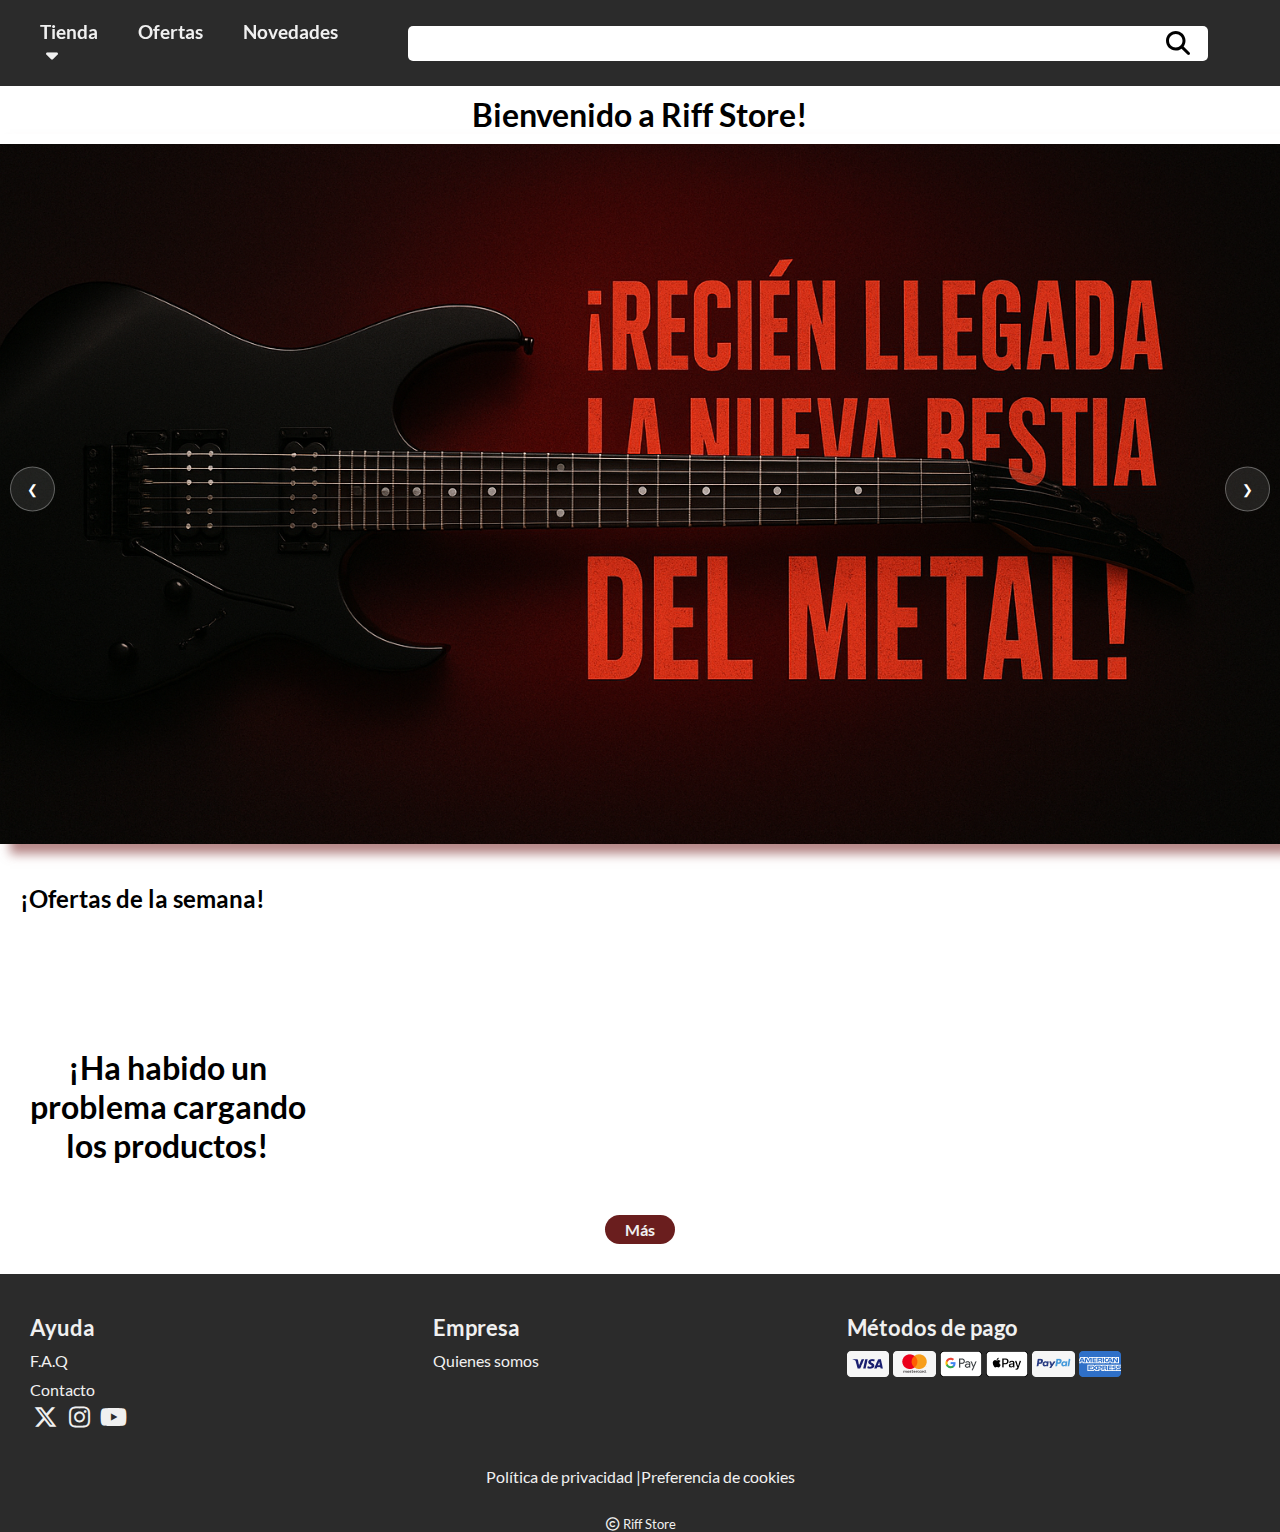
<file: index.html>
<!DOCTYPE html>
<html lang="es">
<head>
    <meta charset="UTF-8">
    <meta name="viewport" content="width=device-width, initial-scale=1.0">
    <link href="assets/fontawesome/css/fontawesome.min.css" rel="stylesheet">
    <link href="assets/fontawesome/css/all.css" rel="stylesheet">  
    <link rel="shortcut icon" href="assets/images/brand/favicon.png" type="image/x-icon">
    <link rel="stylesheet" href="css/index.css">
    <link rel="stylesheet" href="css/common.css">
    <title>Riff Store</title>
</head>
<body>
    <header>
        <i class="fa-solid fa-bars fa-2xl"></i>
        <img src="assets/images/brand/logo_claro.png" alt="logo">
         <nav>
            <i class="fa-solid fa-x fa-2xl"></i>
            <a href="">Inicio</a>
            <p  id="dropdown-menu-caret">Tienda
                <i class="fa-solid fa-caret-down"></i>
            </p>
            <div id="dropdown-content" class="dropdown-content">
                <a href="">Guitarras electricas</a>
                <a href="">Guitarras acústicas</a>
            </div>
            <a href="">Ofertas</a>
            <a href="">Novedades</a>
        </nav>
        <form action="#">
            <input type="search" name="search" id="">
            <i class="fa-solid fa-search fa-xl"></i>
        </form>
        <a href="backend/login.php"><i class="fa-solid fa-circle-user fa-2xl"></i></a>
        <a href="views/shopping_cart.html"><i class="fa-solid fa-cart-shopping fa-2xl"></i></a>
    </header>
    <main>
        <h1>Bienvenido a Riff Store!</h1>
        <section class="carousel">
            <img src="assets/images/carousel/1.png" alt="Imagen 1">
            <img src="assets/images/carousel/2.png" alt="Imagen 2">
            <img src="assets/images/carousel/3.png" class="active" alt="Imagen 3">  
            <button class="btn prev">&#10094;</button>
            <button class="btn next">&#10095;</button>
        </section>
        <h2>¡Ofertas de la semana!</h2>
        <section id="list-products">
           
        </section>
        <div class="container-more">
                <p>Más</p>
        </div>
    </main>
    <footer>
        <div class="footer-help">
            <h2>Ayuda</h2>
            <hr>
            <a href="">F.A.Q</a>
            <hr>
            <a href="">Contacto</a>
        </div>
        <hr>
        <div class="footer-business">
            <h2>Empresa</h2>
            <hr>
            <a href="">Quienes somos</a>
        </div>
        <hr>
        <div class="container-social-media">
            <i class="fa-brands fa-x-twitter fa-xl"></i>
            <i class="fa-brands fa-instagram fa-xl"></i>
            <i class="fa-brands fa-youtube fa-xl"></i>
        </div>
        <hr>
        <div class="container-payment-methods">
            <h2>Métodos de pago</h2>
            <img src="assets/images/payment_methods/visa.png" alt="">
            <img src="assets/images/payment_methods/mastercard.png" alt="">
            <img src="assets/images/payment_methods/google.png" alt="">
            <img src="assets/images/payment_methods/apple.png" alt="">
            <img src="assets/images/payment_methods/paypal.png" alt="">
            <img src="assets/images/payment_methods/amex.png" alt="">
        </div>
        <hr>
        <div class="container-policies">
            <a href="">Política de privacidad | </a>
            <a href="">Preferencia de cookies</a>
        </div>
        <hr>
        <small><i class="fa-regular fa-copyright"></i> Riff Store</small>
    </footer>
    <script src="js/index.js"></script>
    <script src="js/common.js"></script>
</body>
</html>
</file>
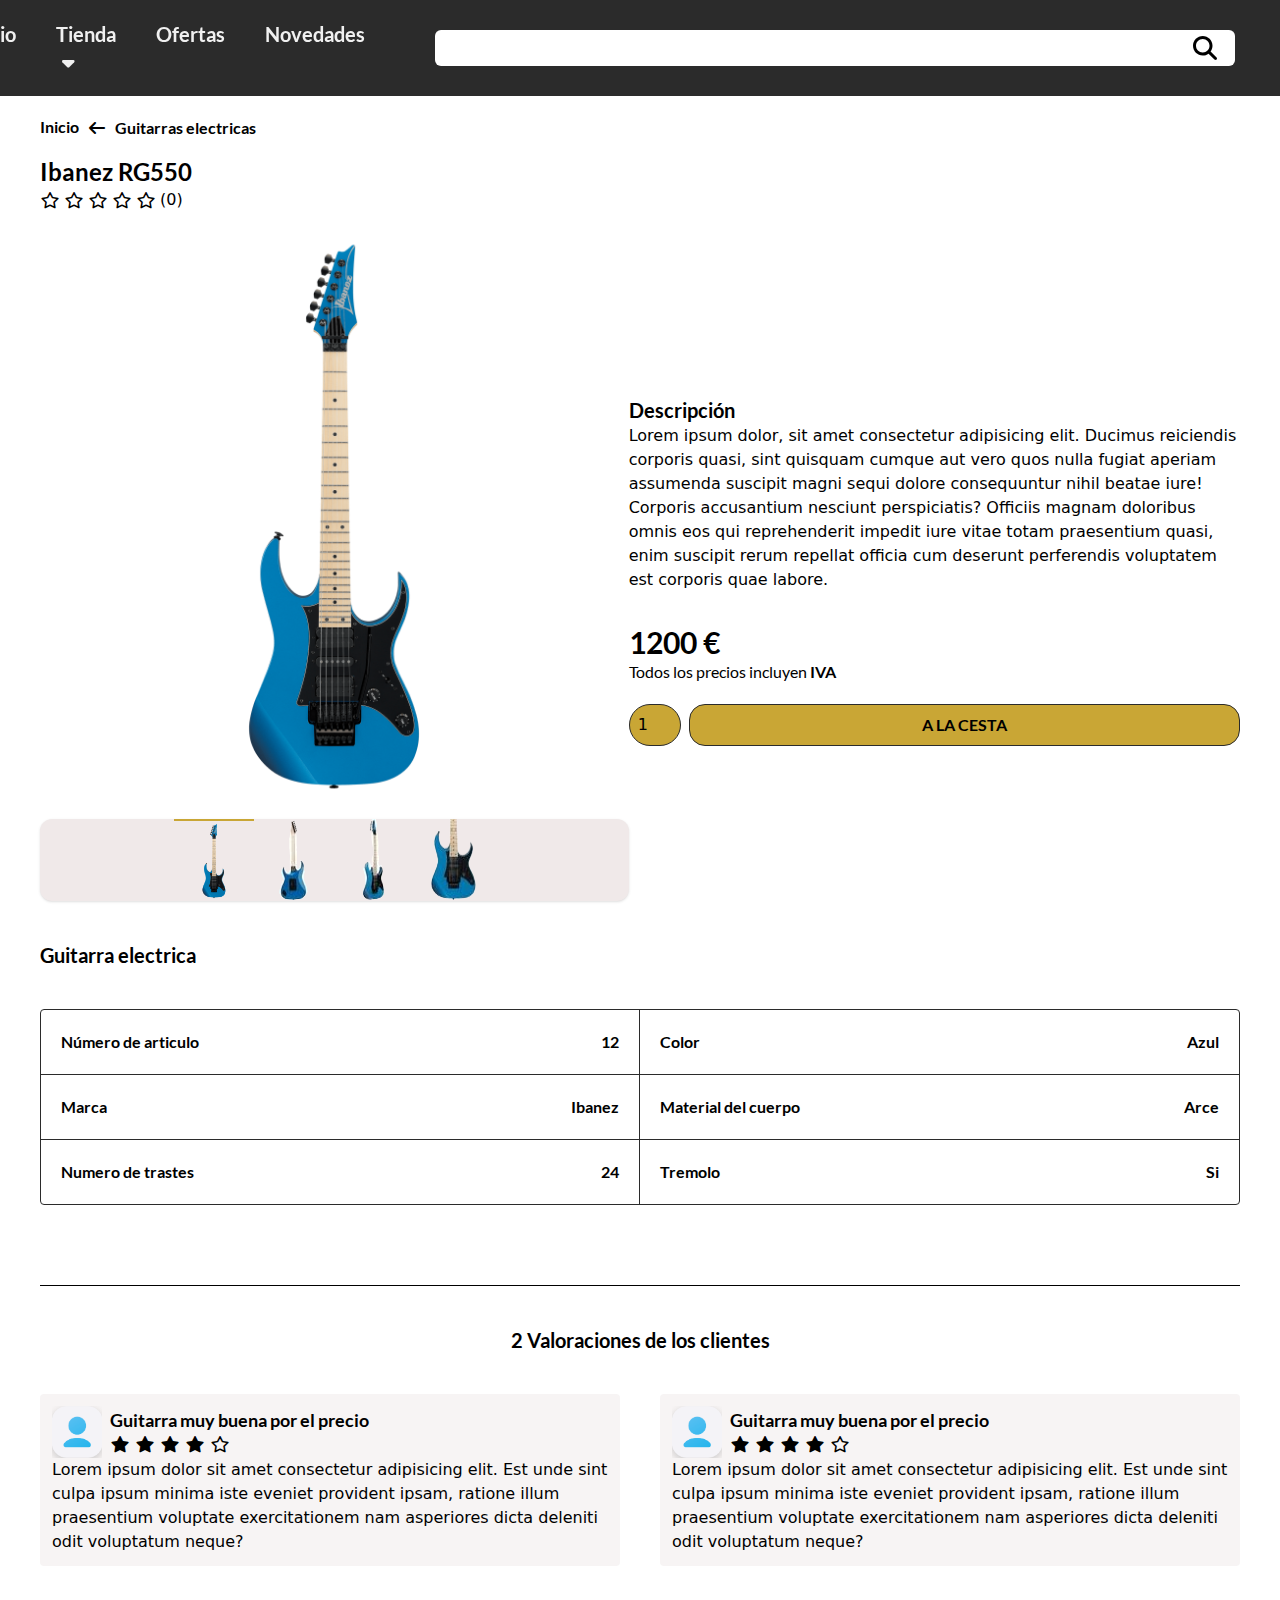
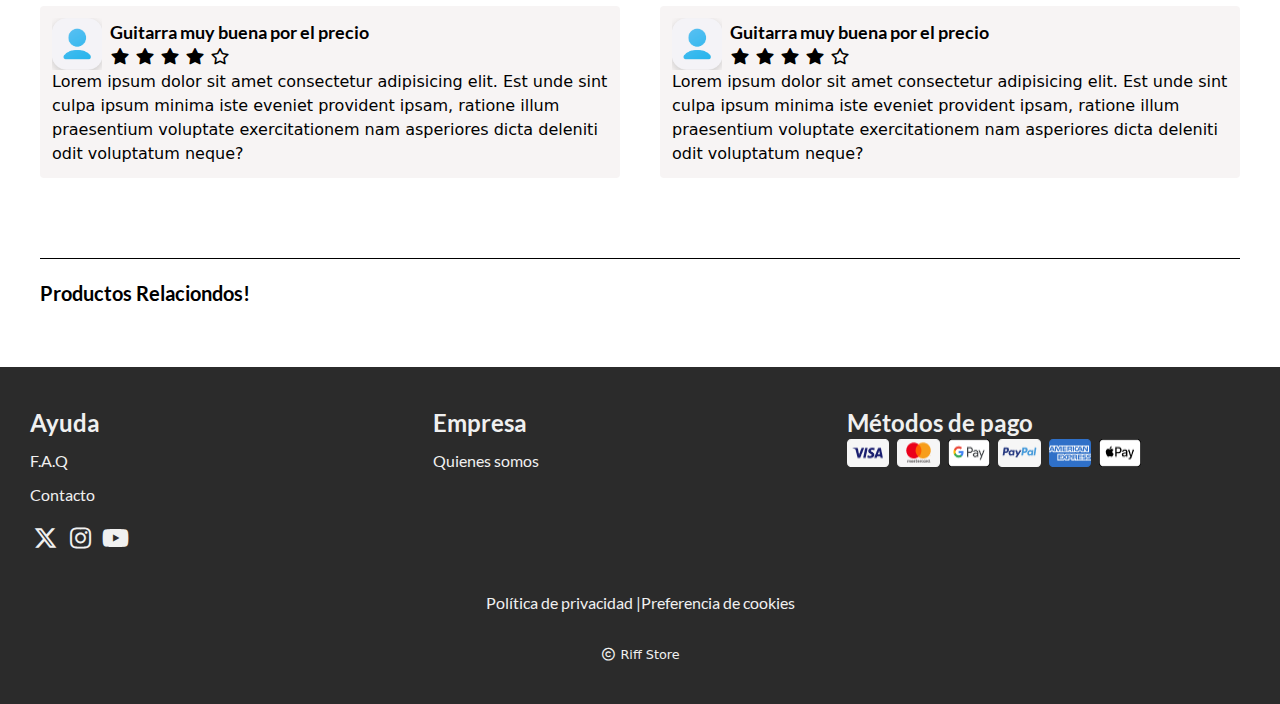
<file: views/product_detail.html>
<!DOCTYPE html>
<html lang="en">
<head>
    <meta charset="UTF-8">
    <meta name="viewport" content="width=device-width, initial-scale=1.0">
    <link rel="shortcut icon" href="../assets/images/brand/favicon.png" type="image/x-icon">
    <link rel="stylesheet" href="../css/style.css">
    <link href="../assets/fontawesome/css/fontawesome.css" rel="stylesheet">
    <link href="../assets/fontawesome/css/all.css" rel="stylesheet">
    <title>Detalle Producto</title>
</head>
<body>              

    <header class="header sm:justify-evenly lg:justify-center lg:gap-[70px]">

        <i class="fa-solid fa-bars fa-2xl icon lg:hidden!"></i>

        <img src="../assets/images/brand/logo_claro.png" alt="logo" class="w-8 cursor-pointer">

        <nav class="nav-mobile
                    lg:bg-transparent lg:static lg:flex lg:flex-row lg:gap-10 lg:p-0 
                    lg:top-auto lg:right-auto lg:h-auto lg:w-auto lg:z-0">

            <div class="flex justify-end">
                <i class="fa-solid fa-x fa-2xl cursor-pointer lg:hidden!"></i>
            </div>

            <a href="" class="link sm:text-5xl lg:text-xl">Inicio</a>

            <p id="dropdown-menu-caret"
               class="text-[2rem] cursor-pointer font-latobold sm:text-5xl lg:text-xl lg:relative">
                Tienda <i class="fa-solid fa-caret-down"></i>
            </p>

            <div id="dropdown-content"
                 class="hidden flex-col gap-[10px] pl-[25px] dropdown-content-desktop">
                <a href="" class="link sm:text-5xl lg:text-xl">Guitarras electricas</a>
                <a href="" class="link sm:text-5xl lg:text-xl">Guitarras acústicas</a>
            </div>

            <a href="" class="link sm:text-5xl lg:text-xl">Ofertas</a>
            <a href="" class="link sm:text-5xl lg:text-xl">Novedades</a>
        </nav>

        <form action="#" class="relative">
            <input type="search" name="search"
                   class="rounded-md h-9 border-0 w-44 bg-white sm:w-80 lg:w-[800px]">
            <i class="fa-solid fa-search fa-xl absolute top-1/2 right-0 transform -translate-x-1/2 -translate-y-1/2"></i>
        </form>

       <a href="../backend/login.php"><i class="fa-solid fa-circle-user fa-2xl icon"></i></a>
        <a href="../backend/customer/my_shopping_cart.php"><i class="fa-solid fa-cart-shopping fa-2xl icon"></i></a>
    </header>

    <main class="px-5 lg:px-10">
        <!-- BREADCRUMBS -->
        <section class="pt-[115px] pb-4 flex items-center gap-2">
            <a class="font-latobold pb-[1px]" href="../index.html">Inicio</a>
            <i class="fa-solid fa-arrow-left"></i>
            <a class="font-latobold" href="">Guitarras electricas</a>
        </section>

        <!-- INFO -->
        <h1 class="text-2xl font-latobold">Ibanez RG550</h1>
        <section class="flex items-center pb-2 gap-1">
            <i class="fa-regular fa-star"></i>
            <i class="fa-regular fa-star"></i>
            <i class="fa-regular fa-star"></i>
            <i class="fa-regular fa-star"></i>
            <i class="fa-regular fa-star"></i>
            <div>
                <p class="pb-[2px]">(0)</p>
            </div>
        </section>
        <section class="flex flex-col lg:flex-row lg:items-center">
            <!-- IMAGES SECTION -->
            <section class="flex flex-col items-center gap-2 lg:w-900">
                <img id="actual-image" src="../assets/images/products/ibanez_rg550/imagen1.jpg" alt="">

                <div id="all-images" class="flex justify-center bg-secondary rounded-xl shadow flex-wrap w-full">
                    <img class="active-image" src="../assets/images/products/ibanez_rg550/imagen1.png" width="80" height="80" alt="">
                    <img src="../assets/images/products/ibanez_rg550/imagen2.png" width="80" height="80" alt="">
                    <img src="../assets/images/products/ibanez_rg550/imagen3.png" width="80" height="80" alt="">
                    <img src="../assets/images/products/ibanez_rg550/imagen4.png" width="80" height="80" alt="">
                </div>
            </section>

            <!-- PRICE AND DESCRIPTION -->
            <section class="pt-5 lg:flex lg:flex-col-reverse">
                <div class="lg:flex lg:flex-col lg:pt-8">
                    <h1 class="text-3xl font-latobold">1200 €</h1>
                    <p class="font-latoregular">Todos los precios incluyen <span class="font-latobold">IVA</span></p>
                    <div class="flex py-5">
                        <form action="" class="flex gap-2 items-center w-full">
                            <input class="w-13 bg-accent border border-primary p-2 rounded-4xl" type="number" value="1">
                            <button class="bg-accent w-full rounded-2xl py-2 font-latobold border border-primary cursor-pointer" type="submit">A LA CESTA</button>
                        </form>
                    </div>
                </div>
                
                <hr class="lg:hidden">
                <div>
                    <h2 class="pt-5 text-xl font-latobold">Descripción</h2>
                    <p>Lorem ipsum dolor, sit amet consectetur adipisicing elit. Ducimus reiciendis corporis quasi, sint quisquam cumque aut vero quos nulla fugiat aperiam assumenda suscipit magni sequi dolore consequuntur nihil beatae iure!
                    Corporis accusantium nesciunt perspiciatis? Officiis magnam doloribus omnis eos qui reprehenderit impedit iure vitae totam praesentium quasi, enim suscipit rerum repellat officia cum deserunt perferendis voluptatem est corporis quae labore.</p>
                </div>
            </section>
        </section>
        

        <!-- GUITAR DATA -->
        <section class="pb-20">
            <h2 class="py-10 text-xl font-latobold">Guitarra electrica</h2>
            <div class="grid border border-primary font-latobold rounded lg:grid-cols-2">
                <div class="grid-element row-start-1 lg:col-start-1 lg:border-r">
                    <p>Número de articulo</p>
                    <p>12</p>
                </div>
                <div class="grid-element row-start-2 lg:col-start-1 lg:border-r">
                    <p>Marca</p>
                    <p>Ibanez</p>
                </div>
                <div class="grid-element row-start-3 lg:col-start-1 lg:border-b-0 lg:border-r">
                    <p>Numero de trastes</p>
                    <p>24</p>
                </div>
                <div class="grid-element row-start-4 lg:col-start-2 lg:row-start-1">
                    <p>Color</p>
                    <p>Azul</p>
                </div>
                <div class="grid-element row-start-5 lg:col-start-2 lg:row-start-2">
                    <p>Material del cuerpo</p>
                    <p>Arce</p>
                </div>
                <div class="grid-element row-start-6 border-0 lg:col-start-2 lg:row-start-3">
                    <p>Tremolo</p>
                    <p>Si</p>
                </div>
            </div>
        </section>
        <hr>

        <!-- REVIEWS -->
        <section class="flex flex-col pb-20">
            <h2 class="py-10 text-xl font-latobold text-center"><span>2</span> Valoraciones de los clientes</h2>
            <div class="flex flex-col gap-10 lg:grid lg:grid-cols-2">
                <div class="review">
                    <div class="flex gap-2">
                        <img class="object-cover" src="../assets/images/customers/default.png" alt="" width="50" height="50">
                        <div>
                            <h3 class="text-lg font-latobold">Guitarra muy buena por el precio</h3>
                            <div>
                                <i class="fa-solid fa-star"></i>
                                <i class="fa-solid fa-star"></i>
                                <i class="fa-solid fa-star"></i>
                                <i class="fa-solid fa-star"></i>
                                <i class="fa-regular fa-star"></i>
                            </div>
                        </div>
                    </div>
                    <p>Lorem ipsum dolor sit amet consectetur adipisicing elit. Est unde sint culpa ipsum minima iste eveniet provident ipsam, ratione illum praesentium voluptate exercitationem nam asperiores dicta deleniti odit voluptatum neque?</p>
                </div>
                <div class="review">
                    <div class="flex gap-2">
                        <img class="object-cover" src="../assets/images/customers/default.png" alt="" width="50" height="50">
                        <div>
                            <h3 class="text-lg font-latobold">Guitarra muy buena por el precio</h3>
                            <div>
                                <i class="fa-solid fa-star"></i>
                                <i class="fa-solid fa-star"></i>
                                <i class="fa-solid fa-star"></i>
                                <i class="fa-solid fa-star"></i>
                                <i class="fa-regular fa-star"></i>
                            </div>
                        </div>
                    </div>
                    <p>Lorem ipsum dolor sit amet consectetur adipisicing elit. Est unde sint culpa ipsum minima iste eveniet provident ipsam, ratione illum praesentium voluptate exercitationem nam asperiores dicta deleniti odit voluptatum neque?</p>
                </div>
                <div class="review">
                    <div class="flex gap-2">
                        <img class="object-cover" src="../assets/images/customers/default.png" alt="" width="50" height="50">
                        <div>
                            <h3 class="text-lg font-latobold">Guitarra muy buena por el precio</h3>
                            <div>
                                <i class="fa-solid fa-star"></i>
                                <i class="fa-solid fa-star"></i>
                                <i class="fa-solid fa-star"></i>
                                <i class="fa-solid fa-star"></i>
                                <i class="fa-regular fa-star"></i>
                            </div>
                        </div>
                    </div>
                    <p>Lorem ipsum dolor sit amet consectetur adipisicing elit. Est unde sint culpa ipsum minima iste eveniet provident ipsam, ratione illum praesentium voluptate exercitationem nam asperiores dicta deleniti odit voluptatum neque?</p>
                </div>
                <div class="review">
                    <div class="flex gap-2">
                        <img class="object-cover" src="../assets/images/customers/default.png" alt="" width="50" height="50">
                        <div>
                            <h3 class="text-lg font-latobold">Guitarra muy buena por el precio</h3>
                            <div>
                                <i class="fa-solid fa-star"></i>
                                <i class="fa-solid fa-star"></i>
                                <i class="fa-solid fa-star"></i>
                                <i class="fa-solid fa-star"></i>
                                <i class="fa-regular fa-star"></i>
                            </div>
                        </div>
                    </div>
                    <p>Lorem ipsum dolor sit amet consectetur adipisicing elit. Est unde sint culpa ipsum minima iste eveniet provident ipsam, ratione illum praesentium voluptate exercitationem nam asperiores dicta deleniti odit voluptatum neque?</p>
                </div>
            </div> 
        </section>
        <hr>
        <!-- RELATED PRODUCTS -->
         <h2 class="font-latobold text-xl py-5">Productos Relaciondos!</h2>
        <section id="list-related-products" class="grid py-[20px] px-[20px] grid-cols-2 gap-x-[40px] gap-y-[20px] sm:grid-cols-3 lg:grid-cols-4">

        </section>
    </main>

    <footer class="bg-primary flex flex-col 
                   sm:grid sm:grid-cols-3 sm:p-5
                   lg:grid lg:grid-cols-3 lg:px-5 lg:py-10">

        <div class="sm:col-start-1 sm:flex sm:flex-col sm:gap-[10px]
                     lg:col-start-1 lg:col-end-2 lg:flex lg:flex-col lg:gap-[10px] lg:pl-2.5">

            <h2 class="titol-footer">Ayuda</h2>

            <hr class="text-text sm:hidden lg:hidden">

            <a href="" class="text-[1rem] pl-[20px] font-latoregular text-text 
                              sm:pl-0 lg:pl-0">F.A.Q</a>

            <hr class="text-text sm:hidden lg:hidden">

            <a href="" class="text-[1rem] pl-[20px] font-latoregular text-text 
                              sm:pl-0 lg:pl-0">Contacto</a>
        </div>

        <hr class="text-text sm:hidden lg:hidden">

        <div class="sm:col-start-2 sm:flex sm:flex-col sm:gap-[10px]
                     lg:col-start-2 lg:col-end-3 lg:flex lg:flex-col lg:gap-[10px]">

            <h2 class="titol-footer">Empresa</h2>

            <hr class="text-text sm:hidden lg:hidden">

            <a href="" class="text-[1rem] pl-[20px] font-latoregular text-text 
                              sm:pl-0 lg:pl-0">Quienes somos</a>
        </div>

        <hr class="text-text sm:hidden">

        <div class="p-[15px_0_10px_20px] text-text 
                     sm:row-start-2 sm:p-[10px_0_20px_10px]
                     lg:row-start-2 lg:row-end-3 lg:pl-2.5 lg:py-5">

            <i class="fa-brands fa-x-twitter fa-xl"></i>
            <i class="fa-brands fa-instagram fa-xl"></i>
            <i class="fa-brands fa-youtube fa-xl"></i>
        </div>

        <hr class="text-text sm:hidden">

        <div class="mb-2 sm:col-start-3 sm:row-start-1
                     lg:col-start-3 lg:col-end-4">

            <h2 class="titol-footer">Métodos de pago</h2>

            <div class="flex gap-2 h-7 pl-5 sm:p-0 sm:flex-wrap">
                <img src="../assets/images/payment_methods/visa.png">
                <img src="../assets/images/payment_methods/mastercard.png" class="lg:pl-0">
                <img src="../assets/images/payment_methods/google.png">
                <img src="../assets/images/payment_methods/paypal.png">
                <img src="../assets/images/payment_methods/amex.png">
                <img src="../assets/images/payment_methods/apple.png">
            </div>
        </div>

        <hr class="text-text sm:hidden">

        <div class="flex justify-center 
                     sm:col-span-4 sm:py-5
                     lg:row-start-3 lg:row-end-4 lg:col-span-4 lg:py-5">

            <a href="" class="text-[1rem] font-latoregular text-text">Política de privacidad | </a>
            <a href="" class="text-[1rem] font-latoregular text-text">Preferencia de cookies</a>
        </div>

        <hr class="text-text sm:hidden sm:col-span-4 sm:row-start-3 sm:row-end-4 
                   lg:row-start-3 lg:row-end-4 lg:col-span-4">

        <small class="text-center text-text pt-[10px] sm:col-span-4 
                      lg:row-start-4 lg:row-end-5 lg:col-span-4">
            <i class="fa-regular fa-copyright"></i> Riff Store
        </small>
    </footer>

    <script src="../js/common.js"></script>
    <script src="../js/product_detail.js"></script>
</body>
</html>
</file>
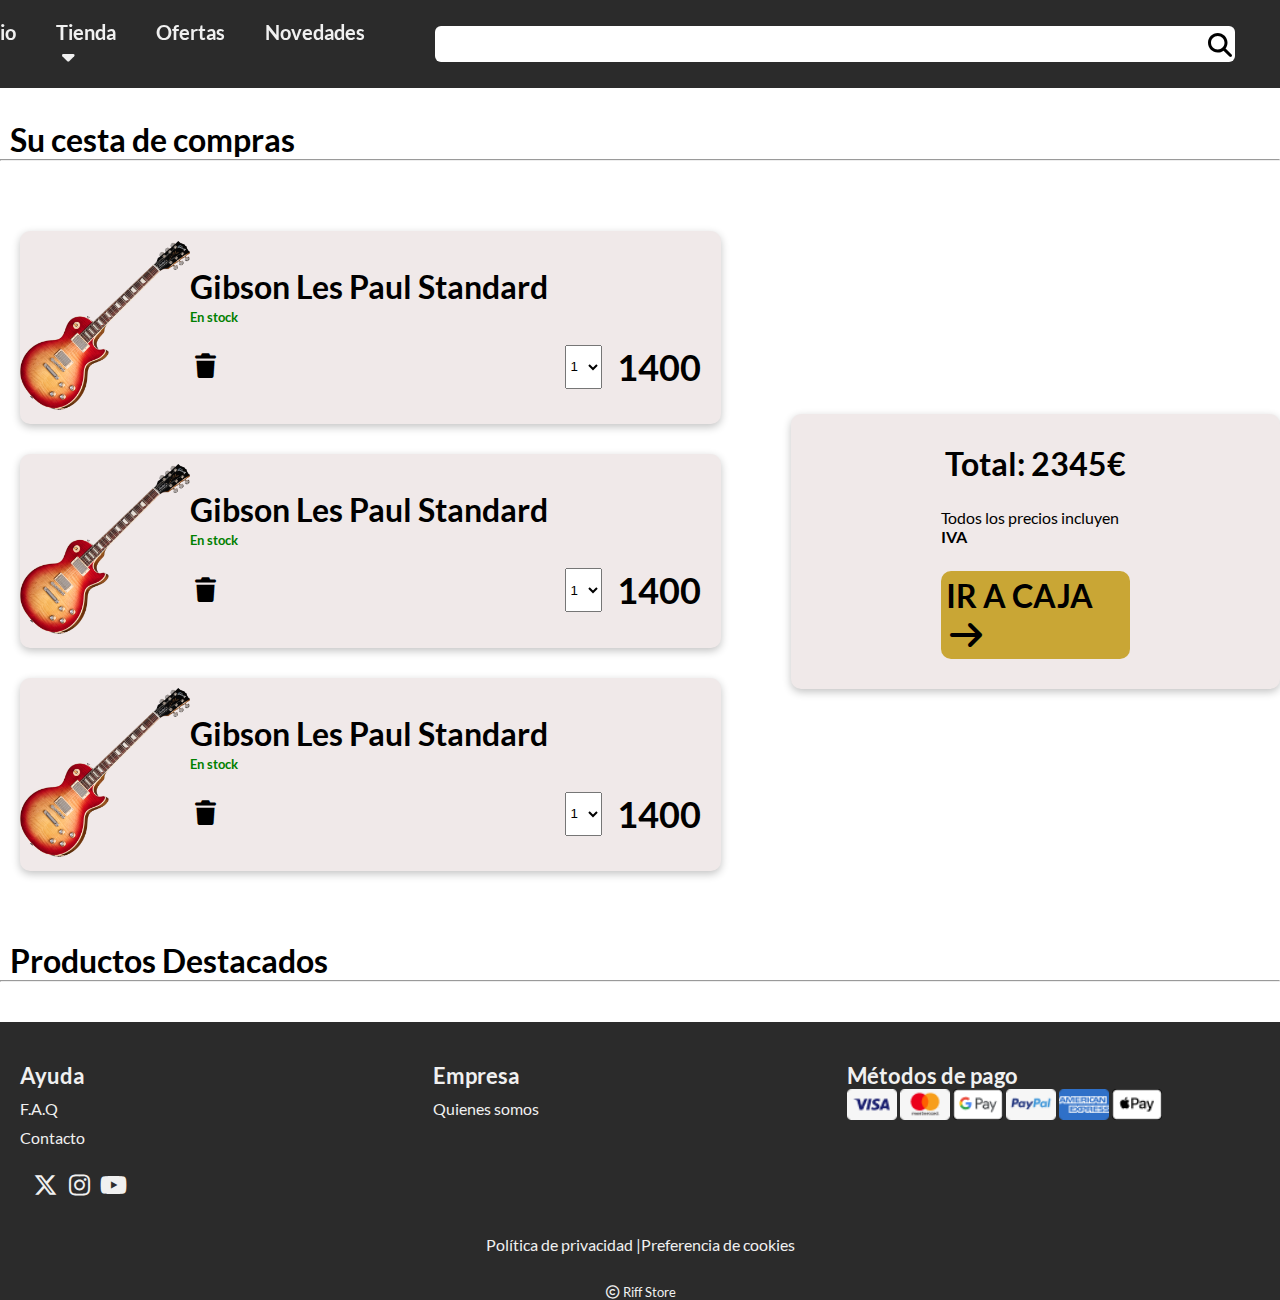
<file: views/shopping_cart.html>
<!DOCTYPE html>
<html lang="en">

<head>
  <meta charset="UTF-8">
  <meta name="viewport" content="width=device-width, initial-scale=1.0">
  <link rel="icon" type="image/x-icon" href="../assets/images/brand/favicon.png" type="image/x-icon">
  <link rel="stylesheet" href="../css/sass/cart.css">
  <link href="../assets/fontawesome/css/fontawesome.css" rel="stylesheet">
  <link href="../assets/fontawesome/css/all.css" rel="stylesheet">
  <title>Carrito de Compra</title>
</head>

<body>

  <header>

    <i class="fa-solid fa-bars fa-2xl"></i>

    <img src="../assets/images/brand/logo_claro.png" alt="logo">

    <nav>

      <div>
        <i class="fa-solid fa-x fa-2xl"></i>
      </div>

      <a href="">Inicio</a>

      <p id="dropdown-menu-caret">
        Tienda <i class="fa-solid fa-caret-down"></i>
      </p>

      <div id="dropdown-content">
        <a href="">Guitarras electricas</a>
        <a href="" ">Guitarras acústicas</a>
            </div>

            <a href="">Ofertas</a>
            <a href="">Novedades</a>
        </nav>

        <form action=" #">
          <input type="search" name="search" />
          <i class="fa-solid fa-search fa-xl"></i>
          </form>

          <a href="../backend/login.php"><i class="fa-solid fa-circle-user fa-2xl"></i></a>
          <a href="../backend/customer/my_shopping_cart.php"><i class="fa-solid fa-cart-shopping fa-2xl"></i></a>
  </header>

  <main>
    <h1>Su cesta de compras</h1>
    <hr>
    <div>
      <!-- SECTION LIST PRODUCTS -->
      <section id="shopping-cart-products">

        <div class="shopping-cart-product" data-product-id="'.$productId.'">
          <div>
            <img src="../assets/images/products/gibson_les_paul_standard/image.png" alt="" width="100">
          </div>
          <div class="shopping-cart-product__info">
            <div>
              <h3>Gibson Les Paul Standard</h3>
              <small>En stock</small>
            </div>
            <div>
              <i class="fa-solid fa-trash fa-xl"></i>
              <div>
                <select id="quantity">
                  <option value="1">1</option>
                  <option value="2">2</option>
                  <option value="3">3</option>
                  <option value="4">4</option>
                  <option value="5">5</option>
                  <option value="6">6</option>
                  <option value="7">7</option>
                  <option value="8">8</option>
                  <option value="9">9</option>
                  <option value="10" '.($quantity == 10 ? "selected": "").'>10</option>
                </select>
                <h2>1400</h2>
              </div>
            </div>
          </div>
        </div>
         <div class="shopping-cart-product" data-product-id="'.$productId.'">
          <div>
            <img src="../assets/images/products/gibson_les_paul_standard/image.png" alt="" width="100">
          </div>
          <div class="shopping-cart-product__info">
            <div>
              <h3>Gibson Les Paul Standard</h3>
              <small>En stock</small>
            </div>
            <div>
              <i class="fa-solid fa-trash fa-xl"></i>
              <div>
                <select id="quantity">
                  <option value="1">1</option>
                  <option value="2">2</option>
                  <option value="3">3</option>
                  <option value="4">4</option>
                  <option value="5">5</option>
                  <option value="6">6</option>
                  <option value="7">7</option>
                  <option value="8">8</option>
                  <option value="9">9</option>
                  <option value="10" '.($quantity == 10 ? "selected": "").'>10</option>
                </select>
                <h2>1400</h2>
              </div>
            </div>
          </div>
        </div>
         <div class="shopping-cart-product" data-product-id="'.$productId.'">
          <div>
            <img src="../assets/images/products/gibson_les_paul_standard/image.png" alt="" width="100">
          </div>
          <div class="shopping-cart-product__info">
            <div>
              <h3>Gibson Les Paul Standard</h3>
              <small>En stock</small>
            </div>
            <div>
              <i class="fa-solid fa-trash fa-xl"></i>
              <div>
                <select id="quantity">
                  <option value="1">1</option>
                  <option value="2">2</option>
                  <option value="3">3</option>
                  <option value="4">4</option>
                  <option value="5">5</option>
                  <option value="6">6</option>
                  <option value="7">7</option>
                  <option value="8">8</option>
                  <option value="9">9</option>
                  <option value="10" '.($quantity == 10 ? "selected": "").'>10</option>
                </select>
                <h2>1400</h2>
              </div>
            </div>
          </div>
        </div>
      </section>

      <!-- SECTION SUBTOTAL -->
      <section>
        <div>
          <h2>Total: <span>2345€</span></h2>
          <small>Todos los precios incluyen <span>IVA</span></small>
          <a href="">IR A CAJA <i class="fa-solid fa-arrow-right"></i></a>
        </div>
      </section>
    </div>

    <h1>Productos Destacados</h1>
    <hr>
    <section id="list-featured-products">

    </section>
  </main>

  <footer>

    <div>

      <h2>Ayuda</h2>

      <hr>

      <a href="">F.A.Q</a>

      <hr>

      <a href="">Contacto</a>
    </div>

    <hr>

    <div>

      <h2>Empresa</h2>

      <hr>

      <a href=""">Quienes somos</a>
        </div>

        <hr>

        <div>

            <i class=" fa-brands fa-x-twitter fa-xl"></i>
        <i class="fa-brands fa-instagram fa-xl"></i>
        <i class="fa-brands fa-youtube fa-xl"></i>
    </div>

    <hr>

    <div>

      <h2>Métodos de pago</h2>

      <div>
        <img src="../assets/images/payment_methods/visa.png">
        <img src="../assets/images/payment_methods/mastercard.png">
        <img src="../assets/images/payment_methods/google.png">
        <img src="../assets/images/payment_methods/paypal.png">
        <img src="../assets/images/payment_methods/amex.png">
        <img src="../assets/images/payment_methods/apple.png">
      </div>
    </div>

    <hr>

    <div>

      <a href="">Política de privacidad | </a>
      <a href="">Preferencia de cookies</a>
    </div>

    <hr>

    <small>
      <i class="fa-regular fa-copyright"></i> Riff Store
    </small>
  </footer>

  <script src="../js/common.js"></script>
  <script src="../js/shopping_cart.js"></script>
</body>

</html>
</file>
<file: css/index.css>
main {
  display: flex;
  flex-direction: column;
  padding: 10px 0;
}

main h1 {
  margin-top: 85px;
  font-size: 2rem;
}

main h2 {
  padding:40px 0 40px 20px;
  text-align: start;
  font-size: 1.5rem;
  grid-column: span 2;
}

.fa-check {
  color: rgb(1, 59, 1);
}
.carousel {
  box-shadow: 10px 10px 10px rgba(155, 91, 91, 0.733);
  padding-top: 10px;
  position: relative;
}

.carousel img {
  display: none;
  object-fit: cover;
  width: 100vw;
  height: 700px;
}

img.active {
  display: block;
}

@keyframes fade {
  from {
    opacity: 0;
  }

  to {
    opacity: 1;
  }
}

.btn {
  position: absolute;
  top: 50%;
  transform: translateY(-50%);
  background: rgba(255, 255, 255, 0.1);
  border: 1px solid rgba(255, 255, 255, 0.3);
  color: white;
  width: 45px;
  height: 45px;
  border-radius: 50%;
  display: flex;
  align-items: center;
  justify-content: center;
  cursor: pointer;
}

.prev {
  left: 10px;
}

.next {
  right: 10px;
}

main section:nth-child(4) {
  padding: 10px 20px;
  display: grid;
  grid-template-columns: 1fr 1fr;
  row-gap: 40px;
  column-gap: 20px;
}

.card {
  display: flex;
  flex-direction: column;
  align-items: center;
  gap: 10px;
  padding: 20px;
  width: 100%;
  min-height: 300px;
  background-color: var(--secondary);
  border-radius: 10px;
  cursor: pointer;
}

.card p {
    font-size: 1.4rem;
}

.card img {
  width: 130px;
  object-fit: cover;
}

.card-stars {
  display: flex;
  align-items: center;
  justify-content: start;
  width: 100%;
}

.card-stars p {
  font-size: 1rem;
}

.card-product-info {
  text-align: start;
  width: 100%;
}

.card-buy {
  display: flex;
  justify-content: center;
  background-color: var(--accent);
  border: 1px solid rgba(255, 255, 255, 0.3);
  padding: 5px;
  border-radius: 10px;
  width: 100%;
  cursor: pointer;
}

.container-more {
  padding: 40px 0 20px 0;
  display: flex;
  justify-content: center;
  grid-column: span 2;
}

.container-more p {
  color: var(--text);
  background-color: #6a1e1e;
  border-radius: 20px;
  padding: 5px 20px;
  align-self: end; /* Lo coloca abajo */
  justify-self: center;
   cursor: pointer;
}

@media (min-width: 577px) and (max-width: 1024px) {
  main section:nth-child(4) {
    grid-template-columns: 1fr 1fr 1fr;
  }

  .card {
    min-height: 320px;
  }

  .container-more {
    grid-column: span 3;
  }
}

@media (min-width: 1100px) {
  main section:nth-child(4) {
    grid-template-columns: 1fr 1fr 1fr 1fr;
  }

  .card {
    min-height: 320px;
    gap: 15px;
  }

  .container-more {
    grid-column: span 4;
  }
}
</file>
<file: css/common.css>
:root {
  --primary: #2b2b2b;
  --secondary: #F0E9E9;
  --primary-opacity: 43, 43, 43;
  --text: #f0f0f0;
  --accent: #c9a635;
  --btn: #6a1e1e;
}

@font-face {
  font-family: "LatoRegular";
  src: url("../assets/fonts/Lato-Regular.ttf");
}

@font-face {
  font-family: "LatoBold";
  src: url("../assets/fonts/Lato-Bold.ttf");
}

* {
  box-sizing: border-box;
  margin: 0;
  padding: 0;
  text-decoration: none;
}

h1,
h2,
p {
  font-family: LatoBold;
}

h1 {
  font-size: 1.4rem;
  text-align: center;
}

h2 {
  font-size: 1.2rem;
}

h3 {
  font-family: LatoRegular;
  font-size: 1rem;
}

header {
  padding: 20px 20px;
  background-color: var(--primary);
  display: flex;
  width: 100vw;
  align-items: center;
  justify-content: space-between;
  position: fixed;
  z-index: 1000;
}

img[alt="logo"] {
  width: 30px;
  cursor: pointer;
}

nav {
  background-color: var(--primary);
  position: fixed;
  display: none;
  flex-direction: column;
  gap: 10px;
  padding: 40px 20px;
  top: 0;
  right: 0;
  height: 100vh;
  width: 100vw;
  z-index: 1000;
  color: var(--text);
}

.fa-x {
  display: flex;
  justify-content: end;
  width: calc(100vw - 40px);
  cursor: pointer;
}

nav a, footer a {
  text-decoration: none;
  color: var(--text);
  font-size: 2rem;
  font-family: LatoBold;
  cursor: pointer;
}

nav p {
  font-size: 2rem;
  cursor: pointer;
}

.dropdown-content {
  padding-left: 25px;
  display: none;
  flex-direction: column;
  gap: 10px;
}

form {
  position: relative;
}

.fa-search {
  position: absolute;
  top: 50%;
  right: 0;
  transform: translate(-50%, -50%);
}

input[type="search"] {
  border-radius: 5px;
  height: 35px;
  border: 0;
  width: 180px;
}

.fa-bars,
.fa-cart-shopping,
.fa-circle-user {
  color: var(--text);
  cursor: pointer;
}

.nav-visible {
  display: flex;
}

footer {
  background-color: var(--primary);
  display: flex;
  flex-direction: column;
}

footer a {
  font-size: 1rem;
  padding-left: 20px;
  font-family: "LatoRegular";
}

footer h2 {
  color: var(--text);
  padding: 5px 0 5px 10px;
}

footer small {
  text-align: center;
  color: var(--text);
  padding-top: 10px;
  font-family: "LatoRegular";
}

.container-social-media {
  padding: 15px 0 10px 20px;
  color: var(--text);
}

.container-payment-methods img:nth-child(2) {
  padding-left: 20px;
}

.container-payment-methods img {
  padding: 10px 0 10px;
}

.container-policies {
  display: flex;
  justify-content: center;
}

@media (min-width: 810px) and (max-width: 1090px) {
  h1 {
    text-align: center;
  }

  h3 {
    font-family: LatoRegular;
  }

  header {
    justify-content: space-evenly;
  }

  .fa-search {
    position: absolute;
    top: 50%;
    right: 0;
    transform: translate(-50%, -50%);
  }

  input[type="search"] {
    width: 350px;
  }

  nav p {
    font-size: 3rem;
    cursor: pointer;
    padding: 0 50px;
  }

  nav a {
    font-size: 3rem;
    padding: 0 50px;
  }

  footer {
    display: grid;
    grid-template-columns: repeat(3, 1fr);
    padding: 20px 20px;
  }

  footer hr {
    display: none;
  }

  .footer-help {
    grid-column: 1 / 2;
    display: flex;
    flex-direction: column;
    gap: 10px;
    padding-left: 10px;
  }

  .footer-business {
    grid-column: 2 / 3;
    display: flex;
    flex-direction: column;
    gap: 10px;
  }

  .container-payment-methods {
    grid-column: 3 / 4;
  }

  .container-payment-methods img:nth-child(2) {
    padding-left: 0;
  }

  .container-social-media {
    grid-row: 2 / 3;
    padding: 10px 0 20px 10px;
  }

  .container-policies {
    grid-row: 3 / 4;
    grid-column: 1 / span 4;
    padding: 20px 0;
  }

  .container-policies + hr {
    grid-row: 3 / 4;
    grid-column: 1 / span 4;
  }

  footer small {
    grid-row: 4 / 5;
    grid-column: 1 / span 4;
  }

  footer h2 {
    font-size: 1.4rem;
    padding: 0;
  }

  footer a {
    padding-left: 0;
  }
}

@media (min-width: 1100px) {
  header {
    justify-content: center;
    gap: 70px;
  }
  nav {
    background-color: transparent;
    position: initial;
    display: flex;
    flex-direction: row;
    gap: 40px;
    padding: 0;
    top: initial;
    right: initial;
    height: initial;
    width: initial;
    z-index: 0;
  }

  #dropdown-menu-caret {
    position: relative;
  }

  .dropdown-content {
    padding: 10px 20px;
    flex-direction: column;
    gap: 10px;
    bottom: 0;
    transform: translate(70%, 60%);
    position: absolute;
    border: solid 1px;
    border-radius: 10px;
    border-color: var(--accent);
    background-color: rgba(var(--primary-opacity), 0.8);
}

  .fa-x,
  .fa-bars {
    display: none;
  }

  nav a {
    font-size: 1.2rem;
  }

  nav p {
    font-size: 1.2rem;
  }

  input[type="search"] {
    width: 800px;
  }

  
  footer {
    display: grid;
    grid-template-columns: repeat(3, 1fr);
    padding: 0 20px;
    padding-top: 40px;
  }

  footer hr {
    display: none;
  }

  .footer-help {
    grid-column: 1 / 2;
    display: flex;
    flex-direction: column;
    gap: 10px;
    padding-left: 10px;
  }

  .footer-business {
    grid-column: 2 / 3;
    display: flex;
    flex-direction: column;
    gap: 10px;
  }

  .container-payment-methods {
    grid-column: 3 / 4;
  }

  .container-payment-methods img:nth-child(2) {
    padding-left: 0;
  }

  .container-social-media {
    grid-row: 2 / 3;
    padding: 10px 0 20px 10px;
  }

  .container-policies {
    grid-row: 3 / 4;
    grid-column: 1 / span 4;
    padding: 20px 0;
  }

  .container-policies + hr {
    grid-row: 3 / 4;
    grid-column: 1 / span 4;
  }

  footer small {
    grid-row: 4 / 5;
    grid-column: 1 / span 4;
  }

  footer h2 {
    font-size: 1.4rem;
    padding: 0;
  }

  footer a {
    padding-left: 0;
  }
}
</file>
<file: css/sass/cart.css>
@font-face {
  font-family: LatoRegular;
  src: url("../../assets/fonts/Lato-Regular.ttf");
}
@font-face {
  font-family: LatoBold;
  src: url("../../assets/fonts/Lato-Bold.ttf");
}
* {
  box-sizing: border-box;
  margin: 0;
  padding: 0;
  text-decoration: none;
}

header {
  background-color: #2b2b2b;
  padding: 20px;
  display: flex;
  width: 100vw;
  align-items: center;
  justify-content: space-between;
  position: fixed;
  z-index: 1000;
}
@media (min-width: 810px) and (max-width: 1090px) {
  header {
    justify-content: space-evenly;
  }
}
@media (min-width: 1100px) {
  header {
    justify-content: center;
    gap: 70px;
  }
}
header > i {
  color: #f0f0f0;
  cursor: pointer;
  width: 300px;
}
@media (min-width: 1100px) {
  header > i {
    display: none !important;
  }
}
header img {
  width: 32px;
  cursor: pointer;
}
header nav {
  background-color: #2b2b2b;
  position: fixed;
  display: none;
  flex-direction: column;
  gap: 10px;
  padding: 40px 20px;
  top: 0;
  right: 0;
  height: 100vh;
  width: 100vw;
  z-index: 1000;
  color: text;
}
@media (min-width: 1100px) {
  header nav {
    background-color: transparent;
    position: static;
    display: flex;
    flex-direction: row;
    gap: 40px;
    padding: 0;
    top: auto;
    right: auto;
    height: auto;
    width: auto;
    z-index: 0;
  }
}
header nav > div {
  display: flex;
  justify-content: end;
}
header nav > div i {
  color: #f0f0f0;
  cursor: pointer;
}
@media (min-width: 1100px) {
  header nav > div i {
    display: none !important;
  }
}
header nav a {
  color: #f0f0f0;
  font-size: 2rem;
  font-family: LatoBold, "sans-serif";
  cursor: pointer;
}
@media (min-width: 810px) and (max-width: 1090px) {
  header nav a {
    font-size: 3rem;
  }
}
@media (min-width: 1100px) {
  header nav a {
    font-size: 1.25rem;
  }
}
header nav p {
  color: #f0f0f0;
  font-size: 2rem;
  cursor: pointer;
  font-family: LatoBold, "sans-serif";
}
@media (min-width: 810px) and (max-width: 1090px) {
  header nav p {
    font-size: 3rem;
  }
}
@media (min-width: 1100px) {
  header nav p {
    font-size: 1.25rem;
    position: relative;
  }
}
header nav #dropdown-content {
  display: none;
  flex-direction: column;
  gap: 10px;
  padding-left: 25px;
}
@media (min-width: 1100px) {
  header nav #dropdown-content {
    padding: 10px 10px;
    position: absolute;
    bottom: 0;
    transform: translate(100%, 60%);
    border: 1px solid #c9a635;
    border-radius: 8px;
    background-color: color-mix(in oklab, #2b2b2b 80%, transparent);
  }
}
header form {
  position: relative;
}
header form input {
  border-radius: 6px;
  height: 36px;
  width: 176px;
  border: none;
  background-color: white;
}
@media (min-width: 810px) and (max-width: 1090px) {
  header form input {
    width: 320px;
  }
}
@media (min-width: 1100px) {
  header form input {
    width: 800px;
  }
}
header form i {
  position: absolute;
  top: 50%;
  right: 0;
  transform: translateY(50%);
}
header a {
  color: #f0f0f0;
}

footer {
  background-color: #2b2b2b;
  display: flex;
  flex-direction: column;
}
@media (min-width: 810px) and (max-width: 1090px) {
  footer {
    display: grid;
    grid-auto-columns: 1fr 1fr 1fr;
    padding: 40px 20px 0 20px;
  }
}
@media (min-width: 1100px) {
  footer {
    display: grid;
    grid-template-columns: 1fr 1fr 1fr;
    padding: 40px 20px 0 20px;
  }
}
@media (min-width: 810px) and (max-width: 1090px) {
  footer div:nth-of-type(1) {
    grid-column-start: 1;
    display: flex;
    flex-direction: column;
    gap: 10px;
  }
}
@media (min-width: 1100px) {
  footer div:nth-of-type(1) {
    grid-column-start: 1;
    display: flex;
    flex-direction: column;
    gap: 10px;
  }
}
footer div:nth-of-type(1) h2 {
  color: #f0f0f0;
  padding: 5px 0 5px 10px;
  font-family: LatoBold, "sans-serif";
  font-size: 1.2rem;
}
@media (min-width: 810px) and (max-width: 1090px) {
  footer div:nth-of-type(1) h2 {
    font-size: 1.4rem;
    padding: 0;
  }
}
@media (min-width: 1100px) {
  footer div:nth-of-type(1) h2 {
    font-size: 1.4rem;
    padding: 0;
  }
}
@media (min-width: 810px) and (max-width: 1090px) {
  footer div:nth-of-type(1) hr {
    display: none;
  }
}
@media (min-width: 1100px) {
  footer div:nth-of-type(1) hr {
    display: none;
  }
}
footer div:nth-of-type(1) a {
  font-size: 1rem;
  padding-left: 20px;
  font-family: LatoRegular, "sans-serif";
  color: #f0f0f0;
}
@media (min-width: 810px) and (max-width: 1090px) {
  footer div:nth-of-type(1) a {
    padding-left: 0;
  }
}
@media (min-width: 1100px) {
  footer div:nth-of-type(1) a {
    padding-left: 0;
  }
}
@media (min-width: 810px) and (max-width: 1090px) {
  footer hr {
    display: none;
  }
}
@media (min-width: 1100px) {
  footer hr {
    display: none;
  }
}
@media (min-width: 810px) and (max-width: 1090px) {
  footer div:nth-of-type(2) {
    grid-column-start: 2;
    display: flex;
    flex-direction: column;
    gap: 10px;
  }
}
@media (min-width: 1100px) {
  footer div:nth-of-type(2) {
    grid-column-start: 2;
    display: flex;
    flex-direction: column;
    gap: 10px;
  }
}
footer div:nth-of-type(2) h2 {
  color: #f0f0f0;
  padding: 5px 0 5px 10px;
  font-family: LatoBold, "sans-serif";
  font-size: 1.2rem;
}
@media (min-width: 810px) and (max-width: 1090px) {
  footer div:nth-of-type(2) h2 {
    font-size: 1.4rem;
    padding: 0;
  }
}
@media (min-width: 1100px) {
  footer div:nth-of-type(2) h2 {
    font-size: 1.4rem;
    padding: 0;
  }
}
@media (min-width: 810px) and (max-width: 1090px) {
  footer div:nth-of-type(2) hr {
    display: none;
  }
}
@media (min-width: 1100px) {
  footer div:nth-of-type(2) hr {
    display: none;
  }
}
footer div:nth-of-type(2) a {
  font-size: 1rem;
  padding-left: 20px;
  font-family: LatoRegular, "sans-serif";
  color: #f0f0f0;
}
@media (min-width: 810px) and (max-width: 1090px) {
  footer div:nth-of-type(2) a {
    padding-left: 0;
  }
}
@media (min-width: 1100px) {
  footer div:nth-of-type(2) a {
    padding-left: 0;
  }
}
footer div:nth-of-type(3) {
  padding: 15px 0 10px 20px;
  color: #f0f0f0;
}
@media (min-width: 810px) and (max-width: 1090px) {
  footer div:nth-of-type(3) {
    grid-row-start: 2;
    padding: 30px 0 20px 10px;
  }
}
@media (min-width: 1100px) {
  footer div:nth-of-type(3) {
    grid-row-start: 2;
    padding: 30px 0 20px 10px;
  }
}
footer div:nth-of-type(3) i {
  color: #f0f0f0;
}
footer div:nth-of-type(4) {
  margin-bottom: 8px;
}
@media (min-width: 810px) and (max-width: 1090px) {
  footer div:nth-of-type(4) {
    grid-column-start: 3;
    grid-column-end: 5;
    grid-row-start: 1;
  }
}
@media (min-width: 1100px) {
  footer div:nth-of-type(4) {
    grid-column-start: 3;
    grid-row-start: 1;
  }
}
footer div:nth-of-type(4) h2 {
  color: #f0f0f0;
  padding: 5px 0 5px 10px;
  font-family: LatoBold, "sans-serif";
  font-size: 1.2rem;
}
@media (min-width: 810px) and (max-width: 1090px) {
  footer div:nth-of-type(4) h2 {
    font-size: 1.4rem;
    padding: 0;
  }
}
@media (min-width: 1100px) {
  footer div:nth-of-type(4) h2 {
    font-size: 1.4rem;
    padding: 0;
  }
}
footer div:nth-of-type(4) div {
  display: flex;
  gap: 8px;
  padding-left: 20px;
}
@media (min-width: 810px) and (max-width: 1090px) {
  footer div:nth-of-type(4) div {
    padding: 0;
    gap: 3px;
    flex-wrap: wrap;
    flex-direction: row;
  }
}
@media (min-width: 1100px) {
  footer div:nth-of-type(4) div {
    flex-wrap: wrap;
    padding: 0;
    gap: 3px;
    flex-direction: row;
  }
}
footer div:nth-of-type(4) div img {
  width: 50px;
}
footer div:nth-of-type(5) {
  display: flex;
  justify-content: center;
}
@media (min-width: 810px) and (max-width: 1090px) {
  footer div:nth-of-type(5) {
    grid-column: 1/span 4;
    padding: 20px 0;
  }
}
@media (min-width: 1100px) {
  footer div:nth-of-type(5) {
    grid-row-start: 3;
    grid-column: 1/span 4;
    padding: 20px 0;
    flex-direction: row;
  }
}
footer div:nth-of-type(5) a {
  font-size: 1rem;
  font-family: LatoRegular, "sans-serif";
  color: #f0f0f0;
}
@media (min-width: 810px) and (max-width: 1090px) {
  footer div:nth-of-type(5) a {
    padding-left: 0;
  }
}
@media (min-width: 810px) and (max-width: 1090px) {
  footer > hr {
    display: none;
  }
}
footer small {
  text-align: center;
  color: #f0f0f0;
  padding-top: 10px;
  font-family: LatoRegular, "sans-serif";
}
@media (min-width: 810px) and (max-width: 1090px) {
  footer small {
    grid-column: 1/span 4;
  }
}
@media (min-width: 1100px) {
  footer small {
    grid-column: 1/span 4;
    grid-row: 4;
  }
}

main {
  padding-top: 120px;
}
main h1 {
  font-family: LatoBold, "sans-serif";
  padding-left: 10px;
}
main > div {
  display: flex;
  flex-direction: column;
  padding: 50px 0;
}
@media (min-width: 1100px) {
  main > div {
    flex-direction: row;
    align-items: center;
    gap: 50px;
  }
}
main > div #shopping-cart-products {
  display: flex;
  flex-direction: column;
  padding: 20px;
  gap: 30px;
}
main > div #shopping-cart-products .shopping-cart-product {
  background-color: #F0E9E9;
  border-radius: 10px;
  box-shadow: rgba(0, 0, 0, 0.2392156863) 0px 3px 8px;
  padding: 10px 20px 10px 0;
  display: flex;
  align-items: center;
}
main > div #shopping-cart-products .shopping-cart-product > div img {
  width: 100px;
}
main > div #shopping-cart-products .shopping-cart-product .shopping-cart-product__info {
  display: flex;
  flex-direction: column;
  gap: 20px;
  width: 100%;
}
main > div #shopping-cart-products .shopping-cart-product .shopping-cart-product__info div:nth-of-type(1) {
  font-family: LatoBold, "sans-serif";
}
main > div #shopping-cart-products .shopping-cart-product .shopping-cart-product__info div:nth-of-type(1) h3 {
  font-size: 1.25rem;
}
main > div #shopping-cart-products .shopping-cart-product .shopping-cart-product__info div:nth-of-type(1) small {
  color: green;
}
main > div #shopping-cart-products .shopping-cart-product .shopping-cart-product__info div:nth-of-type(2) {
  display: flex;
  justify-content: space-between;
  align-items: center;
}
main > div #shopping-cart-products .shopping-cart-product .shopping-cart-product__info div:nth-of-type(2) i {
  cursor: pointer;
}
main > div #shopping-cart-products .shopping-cart-product .shopping-cart-product__info div:nth-of-type(2) > div {
  display: flex;
  gap: 15px;
  font-family: LatoBold, "sans-serif";
}
@media (min-width: 810px) and (max-width: 1090px) {
  main > div #shopping-cart-products .shopping-cart-product .shopping-cart-product__info div:nth-of-type(2) > div {
    font-size: 1.5rem;
  }
}
@media (min-width: 1100px) {
  main > div #shopping-cart-products .shopping-cart-product .shopping-cart-product__info div:nth-of-type(2) > div {
    font-size: 1.5rem;
  }
}
@media (min-width: 810px) and (max-width: 1090px) {
  main > div #shopping-cart-products .shopping-cart-product {
    background-color: #F0E9E9;
    border-radius: 10px;
    box-shadow: rgba(0, 0, 0, 0.2392156863) 0px 3px 8px;
    padding: 10px 20px 10px 0;
    display: flex;
    align-items: center;
  }
  main > div #shopping-cart-products .shopping-cart-product > div img {
    width: 150px;
  }
  main > div #shopping-cart-products .shopping-cart-product .shopping-cart-product__info {
    display: flex;
    flex-direction: column;
    gap: 20px;
    width: 100%;
  }
  main > div #shopping-cart-products .shopping-cart-product .shopping-cart-product__info div:nth-of-type(1) {
    font-family: LatoBold, "sans-serif";
  }
  main > div #shopping-cart-products .shopping-cart-product .shopping-cart-product__info div:nth-of-type(1) h3 {
    font-size: 1.7rem;
  }
  main > div #shopping-cart-products .shopping-cart-product .shopping-cart-product__info div:nth-of-type(1) small {
    color: green;
  }
  main > div #shopping-cart-products .shopping-cart-product .shopping-cart-product__info div:nth-of-type(2) {
    display: flex;
    justify-content: space-between;
    align-items: center;
  }
  main > div #shopping-cart-products .shopping-cart-product .shopping-cart-product__info div:nth-of-type(2) i {
    cursor: pointer;
  }
  main > div #shopping-cart-products .shopping-cart-product .shopping-cart-product__info div:nth-of-type(2) > div {
    display: flex;
    gap: 15px;
    font-family: LatoBold, "sans-serif";
  }
}
@media (min-width: 810px) and (max-width: 1090px) and (min-width: 810px) and (max-width: 1090px) {
  main > div #shopping-cart-products .shopping-cart-product .shopping-cart-product__info div:nth-of-type(2) > div {
    font-size: 1.5rem;
  }
}
@media (min-width: 810px) and (max-width: 1090px) and (min-width: 1100px) {
  main > div #shopping-cart-products .shopping-cart-product .shopping-cart-product__info div:nth-of-type(2) > div {
    font-size: 1.5rem;
  }
}
@media (min-width: 1100px) {
  main > div #shopping-cart-products .shopping-cart-product {
    background-color: #F0E9E9;
    border-radius: 10px;
    box-shadow: rgba(0, 0, 0, 0.2392156863) 0px 3px 8px;
    padding: 10px 20px 10px 0;
    display: flex;
    align-items: center;
  }
  main > div #shopping-cart-products .shopping-cart-product > div img {
    width: 170px;
  }
  main > div #shopping-cart-products .shopping-cart-product .shopping-cart-product__info {
    display: flex;
    flex-direction: column;
    gap: 20px;
    width: 100%;
  }
  main > div #shopping-cart-products .shopping-cart-product .shopping-cart-product__info div:nth-of-type(1) {
    font-family: LatoBold, "sans-serif";
  }
  main > div #shopping-cart-products .shopping-cart-product .shopping-cart-product__info div:nth-of-type(1) h3 {
    font-size: 2rem;
  }
  main > div #shopping-cart-products .shopping-cart-product .shopping-cart-product__info div:nth-of-type(1) small {
    color: green;
  }
  main > div #shopping-cart-products .shopping-cart-product .shopping-cart-product__info div:nth-of-type(2) {
    display: flex;
    justify-content: space-between;
    align-items: center;
  }
  main > div #shopping-cart-products .shopping-cart-product .shopping-cart-product__info div:nth-of-type(2) i {
    cursor: pointer;
  }
  main > div #shopping-cart-products .shopping-cart-product .shopping-cart-product__info div:nth-of-type(2) > div {
    display: flex;
    gap: 15px;
    font-family: LatoBold, "sans-serif";
  }
}
@media (min-width: 1100px) and (min-width: 810px) and (max-width: 1090px) {
  main > div #shopping-cart-products .shopping-cart-product .shopping-cart-product__info div:nth-of-type(2) > div {
    font-size: 1.5rem;
  }
}
@media (min-width: 1100px) and (min-width: 1100px) {
  main > div #shopping-cart-products .shopping-cart-product .shopping-cart-product__info div:nth-of-type(2) > div {
    font-size: 1.5rem;
  }
}
@media (min-width: 1100px) {
  main > div #shopping-cart-products {
    width: 60%;
  }
}
main > div section:nth-of-type(2) {
  display: flex;
  justify-content: center;
  padding: 30px 0;
}
main > div section:nth-of-type(2) > div {
  box-shadow: rgba(0, 0, 0, 0.2392156863) 0px 3px 8px;
  padding: 10px 50px;
  border-radius: 10px;
  display: flex;
  flex-direction: column;
  align-items: center;
  gap: 25px;
  background-color: #F0E9E9;
}
@media (min-width: 810px) and (max-width: 1090px) {
  main > div section:nth-of-type(2) > div {
    padding: 20px 100px;
  }
}
@media (min-width: 1100px) {
  main > div section:nth-of-type(2) > div {
    padding: 30px 150px;
  }
}
main > div section:nth-of-type(2) > div h2 {
  font-family: LatoBold, "sans-serif";
}
@media (min-width: 810px) and (max-width: 1090px) {
  main > div section:nth-of-type(2) > div h2 {
    font-size: 1.7rem;
  }
}
@media (min-width: 1100px) {
  main > div section:nth-of-type(2) > div h2 {
    font-size: 2rem;
  }
}
main > div section:nth-of-type(2) > div small {
  font-family: LatoRegular, "sans-serif";
}
@media (min-width: 810px) and (max-width: 1090px) {
  main > div section:nth-of-type(2) > div small {
    font-size: 1rem;
  }
}
@media (min-width: 1100px) {
  main > div section:nth-of-type(2) > div small {
    font-size: 1rem;
  }
}
main > div section:nth-of-type(2) > div small span {
  font-family: LatoBold, "sans-serif";
}
main > div section:nth-of-type(2) > div a {
  background-color: #c9a635;
  border-radius: 10px;
  padding: 5px;
  font-family: LatoBold, "sans-serif";
  font-size: 1.25rem;
  color: #000000;
  cursor: pointer;
}
@media (min-width: 810px) and (max-width: 1090px) {
  main > div section:nth-of-type(2) > div a {
    font-size: 1.5rem;
  }
}
@media (min-width: 1100px) {
  main > div section:nth-of-type(2) > div a {
    font-size: 2rem;
  }
}
main #list-featured-products {
  display: grid;
  padding: 20px;
  grid-template-columns: 1fr 1fr;
  -moz-column-gap: 20px;
       column-gap: 20px;
  row-gap: 40px;
}
@media (min-width: 810px) and (max-width: 1090px) {
  main #list-featured-products {
    grid-template-columns: 1fr 1fr 1fr;
  }
}
@media (min-width: 1100px) {
  main #list-featured-products {
    grid-template-columns: 1fr 1fr 1fr 1fr;
  }
}
main #list-featured-products .card {
  display: flex;
  flex-direction: column;
  align-items: center;
  gap: 10px;
  padding: 20px;
  width: 100%;
  min-height: 300px;
  border-radius: 16px;
  cursor: pointer;
  background-color: #F0E9E9;
}
main #list-featured-products .card img {
  width: 130px;
}
main #list-featured-products .card div:nth-of-type(1) {
  display: flex;
  align-items: center;
  justify-content: start;
  width: 100%;
}
main #list-featured-products .card div:nth-of-type(1) p {
  font-size: 1rem;
  font-family: LatoBold, "sans-serif";
}
main #list-featured-products .card div:nth-of-type(2) {
  text-align: start;
  width: 100%;
}
main #list-featured-products .card div:nth-of-type(2) h3, main #list-featured-products .card div:nth-of-type(2) p {
  font-family: LatoBold, "sans-serif";
}
main #list-featured-products .card div:nth-of-type(2) h3 {
  font-size: 1.25rem;
}
main #list-featured-products .card div:nth-of-type(2) p {
  font-size: 1.5rem;
}
main #list-featured-products .card div:nth-of-type(3) {
  display: flex;
  justify-content: center;
  background-color: #c9a635;
  padding: 5px;
  border-radius: 16px;
  width: 100%;
  cursor: pointer;
}/*# sourceMappingURL=cart.css.map */
</file>
<file: css/style.css>
/*! tailwindcss v4.1.14 | MIT License | https://tailwindcss.com */
@layer properties;
@font-face {
  font-family: LatoRegular;
  src: url("../assets/fonts/Lato-Regular.ttf");
}
@font-face {
  font-family: LatoBold;
  src: url("../assets/fonts/Lato-Bold.ttf");
}
@layer theme, base, components, utilities;
@layer theme {
  :root, :host {
    --font-sans: ui-sans-serif, system-ui, sans-serif, "Apple Color Emoji",
      "Segoe UI Emoji", "Segoe UI Symbol", "Noto Color Emoji";
    --font-mono: ui-monospace, SFMono-Regular, Menlo, Monaco, Consolas, "Liberation Mono",
      "Courier New", monospace;
    --color-red-400: oklch(70.4% 0.191 22.216);
    --color-red-500: oklch(63.7% 0.237 25.331);
    --color-red-600: oklch(57.7% 0.245 27.325);
    --color-green-600: oklch(62.7% 0.194 149.214);
    --color-blue-500: oklch(62.3% 0.214 259.815);
    --color-blue-600: oklch(54.6% 0.245 262.881);
    --color-blue-700: oklch(48.8% 0.243 264.376);
    --color-indigo-50: oklch(96.2% 0.018 272.314);
    --color-indigo-100: oklch(93% 0.034 272.788);
    --color-gray-100: oklch(96.7% 0.003 264.542);
    --color-gray-200: oklch(92.8% 0.006 264.531);
    --color-gray-400: oklch(70.7% 0.022 261.325);
    --color-gray-500: oklch(55.1% 0.027 264.364);
    --color-gray-600: oklch(44.6% 0.03 256.802);
    --color-gray-700: oklch(37.3% 0.034 259.733);
    --color-gray-900: oklch(21% 0.034 264.665);
    --color-black: #000;
    --color-white: #fff;
    --spacing: 0.25rem;
    --container-xs: 20rem;
    --container-sm: 24rem;
    --container-7xl: 80rem;
    --text-sm: 0.875rem;
    --text-sm--line-height: calc(1.25 / 0.875);
    --text-base: 1rem;
    --text-base--line-height: calc(1.5 / 1);
    --text-lg: 1.125rem;
    --text-lg--line-height: calc(1.75 / 1.125);
    --text-xl: 1.25rem;
    --text-xl--line-height: calc(1.75 / 1.25);
    --text-2xl: 1.5rem;
    --text-2xl--line-height: calc(2 / 1.5);
    --text-3xl: 1.875rem;
    --text-3xl--line-height: calc(2.25 / 1.875);
    --text-4xl: 2.25rem;
    --text-4xl--line-height: calc(2.5 / 2.25);
    --text-5xl: 3rem;
    --text-5xl--line-height: 1;
    --font-weight-normal: 400;
    --font-weight-medium: 500;
    --font-weight-semibold: 600;
    --font-weight-bold: 700;
    --tracking-tight: -0.025em;
    --leading-normal: 1.5;
    --leading-relaxed: 1.625;
    --radius-sm: 0.25rem;
    --radius-md: 0.375rem;
    --radius-lg: 0.5rem;
    --radius-xl: 0.75rem;
    --radius-2xl: 1rem;
    --radius-4xl: 2rem;
    --ease-in-out: cubic-bezier(0.4, 0, 0.2, 1);
    --default-transition-duration: 150ms;
    --default-transition-timing-function: cubic-bezier(0.4, 0, 0.2, 1);
    --default-font-family: var(--font-sans);
    --default-mono-font-family: var(--font-mono);
    --font-latoregular: LatoRegular, "sans-serif";
    --font-latobold: LatoBold, "sans-serif";
    --color-primary: #2b2b2b;
    --color-secondary: #F0E9E9;
    --color-text: #f0f0f0;
    --color-accent: #c9a635;
    --color-btn: #8b5e3c;
  }
}
@layer base {
  *, ::after, ::before, ::backdrop, ::file-selector-button {
    box-sizing: border-box;
    margin: 0;
    padding: 0;
    border: 0 solid;
  }
  html, :host {
    line-height: 1.5;
    -webkit-text-size-adjust: 100%;
    tab-size: 4;
    font-family: var(--default-font-family, ui-sans-serif, system-ui, sans-serif, "Apple Color Emoji", "Segoe UI Emoji", "Segoe UI Symbol", "Noto Color Emoji");
    font-feature-settings: var(--default-font-feature-settings, normal);
    font-variation-settings: var(--default-font-variation-settings, normal);
    -webkit-tap-highlight-color: transparent;
  }
  hr {
    height: 0;
    color: inherit;
    border-top-width: 1px;
  }
  abbr:where([title]) {
    -webkit-text-decoration: underline dotted;
    text-decoration: underline dotted;
  }
  h1, h2, h3, h4, h5, h6 {
    font-size: inherit;
    font-weight: inherit;
  }
  a {
    color: inherit;
    -webkit-text-decoration: inherit;
    text-decoration: inherit;
  }
  b, strong {
    font-weight: bolder;
  }
  code, kbd, samp, pre {
    font-family: var(--default-mono-font-family, ui-monospace, SFMono-Regular, Menlo, Monaco, Consolas, "Liberation Mono", "Courier New", monospace);
    font-feature-settings: var(--default-mono-font-feature-settings, normal);
    font-variation-settings: var(--default-mono-font-variation-settings, normal);
    font-size: 1em;
  }
  small {
    font-size: 80%;
  }
  sub, sup {
    font-size: 75%;
    line-height: 0;
    position: relative;
    vertical-align: baseline;
  }
  sub {
    bottom: -0.25em;
  }
  sup {
    top: -0.5em;
  }
  table {
    text-indent: 0;
    border-color: inherit;
    border-collapse: collapse;
  }
  :-moz-focusring {
    outline: auto;
  }
  progress {
    vertical-align: baseline;
  }
  summary {
    display: list-item;
  }
  ol, ul, menu {
    list-style: none;
  }
  img, svg, video, canvas, audio, iframe, embed, object {
    display: block;
    vertical-align: middle;
  }
  img, video {
    max-width: 100%;
    height: auto;
  }
  button, input, select, optgroup, textarea, ::file-selector-button {
    font: inherit;
    font-feature-settings: inherit;
    font-variation-settings: inherit;
    letter-spacing: inherit;
    color: inherit;
    border-radius: 0;
    background-color: transparent;
    opacity: 1;
  }
  :where(select:is([multiple], [size])) optgroup {
    font-weight: bolder;
  }
  :where(select:is([multiple], [size])) optgroup option {
    padding-inline-start: 20px;
  }
  ::file-selector-button {
    margin-inline-end: 4px;
  }
  ::placeholder {
    opacity: 1;
  }
  @supports (not (-webkit-appearance: -apple-pay-button))  or (contain-intrinsic-size: 1px) {
    ::placeholder {
      color: currentcolor;
      @supports (color: color-mix(in lab, red, red)) {
        color: color-mix(in oklab, currentcolor 50%, transparent);
      }
    }
  }
  textarea {
    resize: vertical;
  }
  ::-webkit-search-decoration {
    -webkit-appearance: none;
  }
  ::-webkit-date-and-time-value {
    min-height: 1lh;
    text-align: inherit;
  }
  ::-webkit-datetime-edit {
    display: inline-flex;
  }
  ::-webkit-datetime-edit-fields-wrapper {
    padding: 0;
  }
  ::-webkit-datetime-edit, ::-webkit-datetime-edit-year-field, ::-webkit-datetime-edit-month-field, ::-webkit-datetime-edit-day-field, ::-webkit-datetime-edit-hour-field, ::-webkit-datetime-edit-minute-field, ::-webkit-datetime-edit-second-field, ::-webkit-datetime-edit-millisecond-field, ::-webkit-datetime-edit-meridiem-field {
    padding-block: 0;
  }
  ::-webkit-calendar-picker-indicator {
    line-height: 1;
  }
  :-moz-ui-invalid {
    box-shadow: none;
  }
  button, input:where([type="button"], [type="reset"], [type="submit"]), ::file-selector-button {
    appearance: button;
  }
  ::-webkit-inner-spin-button, ::-webkit-outer-spin-button {
    height: auto;
  }
  [hidden]:where(:not([hidden="until-found"])) {
    display: none !important;
  }
}
@layer utilities {
  .absolute {
    position: absolute;
  }
  .fixed {
    position: fixed;
  }
  .relative {
    position: relative;
  }
  .top-0 {
    top: calc(var(--spacing) * 0);
  }
  .top-1 {
    top: calc(var(--spacing) * 1);
  }
  .top-1\/2 {
    top: calc(1/2 * 100%);
  }
  .top-4\.5 {
    top: calc(var(--spacing) * 4.5);
  }
  .top-50 {
    top: calc(var(--spacing) * 50);
  }
  .right-0 {
    right: calc(var(--spacing) * 0);
  }
  .right-100 {
    right: calc(var(--spacing) * 100);
  }
  .bottom-0 {
    bottom: calc(var(--spacing) * 0);
  }
  .left-0 {
    left: calc(var(--spacing) * 0);
  }
  .left-1\/2 {
    left: calc(1/2 * 100%);
  }
  .left-72 {
    left: calc(var(--spacing) * 72);
  }
  .left-\[50\%\] {
    left: 50%;
  }
  .z-50 {
    z-index: 50;
  }
  .z-30000 {
    z-index: 30000;
  }
  .row-start-1 {
    grid-row-start: 1;
  }
  .row-start-2 {
    grid-row-start: 2;
  }
  .row-start-3 {
    grid-row-start: 3;
  }
  .row-start-4 {
    grid-row-start: 4;
  }
  .row-start-5 {
    grid-row-start: 5;
  }
  .row-start-6 {
    grid-row-start: 6;
  }
  .-mx-2 {
    margin-inline: calc(var(--spacing) * -2);
  }
  .mx-auto {
    margin-inline: auto;
  }
  .-mt-16 {
    margin-top: calc(var(--spacing) * -16);
  }
  .mt-2 {
    margin-top: calc(var(--spacing) * 2);
  }
  .mt-4 {
    margin-top: calc(var(--spacing) * 4);
  }
  .mt-6 {
    margin-top: calc(var(--spacing) * 6);
  }
  .mt-10 {
    margin-top: calc(var(--spacing) * 10);
  }
  .mt-20 {
    margin-top: calc(var(--spacing) * 20);
  }
  .mr-1 {
    margin-right: calc(var(--spacing) * 1);
  }
  .mb-1 {
    margin-bottom: calc(var(--spacing) * 1);
  }
  .mb-2 {
    margin-bottom: calc(var(--spacing) * 2);
  }
  .mb-3 {
    margin-bottom: calc(var(--spacing) * 3);
  }
  .mb-4 {
    margin-bottom: calc(var(--spacing) * 4);
  }
  .mb-10 {
    margin-bottom: calc(var(--spacing) * 10);
  }
  .ml-1 {
    margin-left: calc(var(--spacing) * 1);
  }
  .ml-5 {
    margin-left: calc(var(--spacing) * 5);
  }
  .block {
    display: block;
  }
  .block\! {
    display: block !important;
  }
  .flex {
    display: flex;
  }
  .flex\! {
    display: flex !important;
  }
  .grid {
    display: grid;
  }
  .hidden {
    display: none;
  }
  .inline-flex {
    display: inline-flex;
  }
  .h-7 {
    height: calc(var(--spacing) * 7);
  }
  .h-9 {
    height: calc(var(--spacing) * 9);
  }
  .h-10 {
    height: calc(var(--spacing) * 10);
  }
  .h-12 {
    height: calc(var(--spacing) * 12);
  }
  .h-13 {
    height: calc(var(--spacing) * 13);
  }
  .h-20 {
    height: calc(var(--spacing) * 20);
  }
  .h-50 {
    height: calc(var(--spacing) * 50);
  }
  .h-60 {
    height: calc(var(--spacing) * 60);
  }
  .h-\[60px\] {
    height: 60px;
  }
  .h-full {
    height: 100%;
  }
  .h-screen {
    height: 100vh;
  }
  .max-h-80 {
    max-height: calc(var(--spacing) * 80);
  }
  .max-h-100 {
    max-height: calc(var(--spacing) * 100);
  }
  .min-h-2 {
    min-height: calc(var(--spacing) * 2);
  }
  .min-h-10 {
    min-height: calc(var(--spacing) * 10);
  }
  .min-h-50 {
    min-height: calc(var(--spacing) * 50);
  }
  .min-h-80 {
    min-height: calc(var(--spacing) * 80);
  }
  .min-h-screen {
    min-height: 100vh;
  }
  .w-1\/2 {
    width: calc(1/2 * 100%);
  }
  .w-8 {
    width: calc(var(--spacing) * 8);
  }
  .w-10 {
    width: calc(var(--spacing) * 10);
  }
  .w-13 {
    width: calc(var(--spacing) * 13);
  }
  .w-15 {
    width: calc(var(--spacing) * 15);
  }
  .w-20 {
    width: calc(var(--spacing) * 20);
  }
  .w-30 {
    width: calc(var(--spacing) * 30);
  }
  .w-32 {
    width: calc(var(--spacing) * 32);
  }
  .w-44 {
    width: calc(var(--spacing) * 44);
  }
  .w-50 {
    width: calc(var(--spacing) * 50);
  }
  .w-60 {
    width: calc(var(--spacing) * 60);
  }
  .w-70 {
    width: calc(var(--spacing) * 70);
  }
  .w-80 {
    width: calc(var(--spacing) * 80);
  }
  .w-100 {
    width: calc(var(--spacing) * 100);
  }
  .w-140 {
    width: calc(var(--spacing) * 140);
  }
  .w-150 {
    width: calc(var(--spacing) * 150);
  }
  .w-160 {
    width: calc(var(--spacing) * 160);
  }
  .w-200 {
    width: calc(var(--spacing) * 200);
  }
  .w-220 {
    width: calc(var(--spacing) * 220);
  }
  .w-300 {
    width: calc(var(--spacing) * 300);
  }
  .w-\[50\%\] {
    width: 50%;
  }
  .w-\[80px\] {
    width: 80px;
  }
  .w-\[130px\] {
    width: 130px;
  }
  .w-\[calc\(100vw-280px\)\] {
    width: calc(100vw - 280px);
  }
  .w-\[calc\(100vw-320px\)\] {
    width: calc(100vw - 320px);
  }
  .w-\[calc\(100vw-360px\)\] {
    width: calc(100vw - 360px);
  }
  .w-auto {
    width: auto;
  }
  .w-full {
    width: 100%;
  }
  .w-screen {
    width: 100vw;
  }
  .max-w-7xl {
    max-width: var(--container-7xl);
  }
  .max-w-xs {
    max-width: var(--container-xs);
  }
  .min-w-screen {
    min-width: 100vw;
  }
  .-translate-x-1\/2 {
    --tw-translate-x: calc(calc(1/2 * 100%) * -1);
    translate: var(--tw-translate-x) var(--tw-translate-y);
  }
  .translate-x-\[50\%\] {
    --tw-translate-x: 50%;
    translate: var(--tw-translate-x) var(--tw-translate-y);
  }
  .-translate-y-1\/2 {
    --tw-translate-y: calc(calc(1/2 * 100%) * -1);
    translate: var(--tw-translate-x) var(--tw-translate-y);
  }
  .translate-y-\[20\%\] {
    --tw-translate-y: 20%;
    translate: var(--tw-translate-x) var(--tw-translate-y);
  }
  .rotate-none {
    rotate: none;
  }
  .transform {
    transform: var(--tw-rotate-x,) var(--tw-rotate-y,) var(--tw-rotate-z,) var(--tw-skew-x,) var(--tw-skew-y,);
  }
  .cursor-pointer {
    cursor: pointer;
  }
  .grid-cols-2 {
    grid-template-columns: repeat(2, minmax(0, 1fr));
  }
  .flex-col {
    flex-direction: column;
  }
  .flex-row {
    flex-direction: row;
  }
  .flex-wrap {
    flex-wrap: wrap;
  }
  .items-center {
    align-items: center;
  }
  .items-end {
    align-items: flex-end;
  }
  .items-start {
    align-items: flex-start;
  }
  .justify-between {
    justify-content: space-between;
  }
  .justify-center {
    justify-content: center;
  }
  .justify-end {
    justify-content: flex-end;
  }
  .justify-start {
    justify-content: flex-start;
  }
  .gap-1 {
    gap: calc(var(--spacing) * 1);
  }
  .gap-2 {
    gap: calc(var(--spacing) * 2);
  }
  .gap-2\.5 {
    gap: calc(var(--spacing) * 2.5);
  }
  .gap-3 {
    gap: calc(var(--spacing) * 3);
  }
  .gap-4 {
    gap: calc(var(--spacing) * 4);
  }
  .gap-5 {
    gap: calc(var(--spacing) * 5);
  }
  .gap-6 {
    gap: calc(var(--spacing) * 6);
  }
  .gap-8 {
    gap: calc(var(--spacing) * 8);
  }
  .gap-10 {
    gap: calc(var(--spacing) * 10);
  }
  .gap-40 {
    gap: calc(var(--spacing) * 40);
  }
  .gap-\[10px\] {
    gap: 10px;
  }
  .space-y-1 {
    :where(& > :not(:last-child)) {
      --tw-space-y-reverse: 0;
      margin-block-start: calc(calc(var(--spacing) * 1) * var(--tw-space-y-reverse));
      margin-block-end: calc(calc(var(--spacing) * 1) * calc(1 - var(--tw-space-y-reverse)));
    }
  }
  .space-y-6 {
    :where(& > :not(:last-child)) {
      --tw-space-y-reverse: 0;
      margin-block-start: calc(calc(var(--spacing) * 6) * var(--tw-space-y-reverse));
      margin-block-end: calc(calc(var(--spacing) * 6) * calc(1 - var(--tw-space-y-reverse)));
    }
  }
  .gap-x-\[40px\] {
    column-gap: 40px;
  }
  .gap-y-\[20px\] {
    row-gap: 20px;
  }
  .overflow-hidden {
    overflow: hidden;
  }
  .overflow-y-scroll {
    overflow-y: scroll;
  }
  .rounded {
    border-radius: 0.25rem;
  }
  .rounded-2xl {
    border-radius: var(--radius-2xl);
  }
  .rounded-4xl {
    border-radius: var(--radius-4xl);
  }
  .rounded-full {
    border-radius: calc(infinity * 1px);
  }
  .rounded-lg {
    border-radius: var(--radius-lg);
  }
  .rounded-md {
    border-radius: var(--radius-md);
  }
  .rounded-sm {
    border-radius: var(--radius-sm);
  }
  .rounded-xl {
    border-radius: var(--radius-xl);
  }
  .border {
    border-style: var(--tw-border-style);
    border-width: 1px;
  }
  .border-0 {
    border-style: var(--tw-border-style);
    border-width: 0px;
  }
  .border-2 {
    border-style: var(--tw-border-style);
    border-width: 2px;
  }
  .border-b {
    border-bottom-style: var(--tw-border-style);
    border-bottom-width: 1px;
  }
  .border-b-1 {
    border-bottom-style: var(--tw-border-style);
    border-bottom-width: 1px;
  }
  .border-\[\#363636\] {
    border-color: #363636;
  }
  .border-accent {
    border-color: var(--color-accent);
  }
  .border-black {
    border-color: var(--color-black);
  }
  .border-btn {
    border-color: var(--color-btn);
  }
  .border-gray-100 {
    border-color: var(--color-gray-100);
  }
  .border-gray-200 {
    border-color: var(--color-gray-200);
  }
  .border-primary {
    border-color: var(--color-primary);
  }
  .border-red-400 {
    border-color: var(--color-red-400);
  }
  .border-text {
    border-color: var(--color-text);
  }
  .border-white {
    border-color: var(--color-white);
  }
  .bg-\[\#363636\] {
    background-color: #363636;
  }
  .bg-\[\#f5f5dc\] {
    background-color: #f5f5dc;
  }
  .bg-accent {
    background-color: var(--color-accent);
  }
  .bg-blue-500 {
    background-color: var(--color-blue-500);
  }
  .bg-blue-600 {
    background-color: var(--color-blue-600);
  }
  .bg-btn {
    background-color: var(--color-btn);
  }
  .bg-gray-200 {
    background-color: var(--color-gray-200);
  }
  .bg-gray-600 {
    background-color: var(--color-gray-600);
  }
  .bg-indigo-50 {
    background-color: var(--color-indigo-50);
  }
  .bg-primary {
    background-color: var(--color-primary);
  }
  .bg-primary\/90 {
    background-color: color-mix(in srgb, #2b2b2b 90%, transparent);
    @supports (color: color-mix(in lab, red, red)) {
      background-color: color-mix(in oklab, var(--color-primary) 90%, transparent);
    }
  }
  .bg-primary\/99 {
    background-color: color-mix(in srgb, #2b2b2b 99%, transparent);
    @supports (color: color-mix(in lab, red, red)) {
      background-color: color-mix(in oklab, var(--color-primary) 99%, transparent);
    }
  }
  .bg-red-600 {
    background-color: var(--color-red-600);
  }
  .bg-secondary {
    background-color: var(--color-secondary);
  }
  .bg-text {
    background-color: var(--color-text);
  }
  .bg-white {
    background-color: var(--color-white);
  }
  .bg-white\/5 {
    background-color: color-mix(in srgb, #fff 5%, transparent);
    @supports (color: color-mix(in lab, red, red)) {
      background-color: color-mix(in oklab, var(--color-white) 5%, transparent);
    }
  }
  .object-cover {
    object-fit: cover;
  }
  .p-1 {
    padding: calc(var(--spacing) * 1);
  }
  .p-2 {
    padding: calc(var(--spacing) * 2);
  }
  .p-3 {
    padding: calc(var(--spacing) * 3);
  }
  .p-4 {
    padding: calc(var(--spacing) * 4);
  }
  .p-5 {
    padding: calc(var(--spacing) * 5);
  }
  .p-10 {
    padding: calc(var(--spacing) * 10);
  }
  .p-20 {
    padding: calc(var(--spacing) * 20);
  }
  .p-\[5px\] {
    padding: 5px;
  }
  .p-\[15px_0_10px_20px\] {
    padding: 15px 0 10px 20px;
  }
  .px-2 {
    padding-inline: calc(var(--spacing) * 2);
  }
  .px-3 {
    padding-inline: calc(var(--spacing) * 3);
  }
  .px-4 {
    padding-inline: calc(var(--spacing) * 4);
  }
  .px-5 {
    padding-inline: calc(var(--spacing) * 5);
  }
  .px-6 {
    padding-inline: calc(var(--spacing) * 6);
  }
  .px-10 {
    padding-inline: calc(var(--spacing) * 10);
  }
  .px-15 {
    padding-inline: calc(var(--spacing) * 15);
  }
  .px-100 {
    padding-inline: calc(var(--spacing) * 100);
  }
  .px-\[20px\] {
    padding-inline: 20px;
  }
  .py-1 {
    padding-block: calc(var(--spacing) * 1);
  }
  .py-1\.5 {
    padding-block: calc(var(--spacing) * 1.5);
  }
  .py-2 {
    padding-block: calc(var(--spacing) * 2);
  }
  .py-2\.5 {
    padding-block: calc(var(--spacing) * 2.5);
  }
  .py-3 {
    padding-block: calc(var(--spacing) * 3);
  }
  .py-5 {
    padding-block: calc(var(--spacing) * 5);
  }
  .py-7 {
    padding-block: calc(var(--spacing) * 7);
  }
  .py-9 {
    padding-block: calc(var(--spacing) * 9);
  }
  .py-10 {
    padding-block: calc(var(--spacing) * 10);
  }
  .py-12 {
    padding-block: calc(var(--spacing) * 12);
  }
  .py-24 {
    padding-block: calc(var(--spacing) * 24);
  }
  .py-\[20px\] {
    padding-block: 20px;
  }
  .py-px {
    padding-block: 1px;
  }
  .pt-1 {
    padding-top: calc(var(--spacing) * 1);
  }
  .pt-2 {
    padding-top: calc(var(--spacing) * 2);
  }
  .pt-5 {
    padding-top: calc(var(--spacing) * 5);
  }
  .pt-6 {
    padding-top: calc(var(--spacing) * 6);
  }
  .pt-10 {
    padding-top: calc(var(--spacing) * 10);
  }
  .pt-16 {
    padding-top: calc(var(--spacing) * 16);
  }
  .pt-20 {
    padding-top: calc(var(--spacing) * 20);
  }
  .pt-\[10px\] {
    padding-top: 10px;
  }
  .pt-\[115px\] {
    padding-top: 115px;
  }
  .pb-2 {
    padding-bottom: calc(var(--spacing) * 2);
  }
  .pb-4 {
    padding-bottom: calc(var(--spacing) * 4);
  }
  .pb-5 {
    padding-bottom: calc(var(--spacing) * 5);
  }
  .pb-6 {
    padding-bottom: calc(var(--spacing) * 6);
  }
  .pb-10 {
    padding-bottom: calc(var(--spacing) * 10);
  }
  .pb-20 {
    padding-bottom: calc(var(--spacing) * 20);
  }
  .pb-\[1px\] {
    padding-bottom: 1px;
  }
  .pb-\[2px\] {
    padding-bottom: 2px;
  }
  .pl-2 {
    padding-left: calc(var(--spacing) * 2);
  }
  .pl-5 {
    padding-left: calc(var(--spacing) * 5);
  }
  .pl-10 {
    padding-left: calc(var(--spacing) * 10);
  }
  .pl-\[20px\] {
    padding-left: 20px;
  }
  .pl-\[25px\] {
    padding-left: 25px;
  }
  .text-center {
    text-align: center;
  }
  .text-right {
    text-align: right;
  }
  .text-start {
    text-align: start;
  }
  .font-latobold {
    font-family: var(--font-latobold);
  }
  .font-latoregular {
    font-family: var(--font-latoregular);
  }
  .text-2xl {
    font-size: var(--text-2xl);
    line-height: var(--tw-leading, var(--text-2xl--line-height));
  }
  .text-2xl\/9 {
    font-size: var(--text-2xl);
    line-height: calc(var(--spacing) * 9);
  }
  .text-3xl {
    font-size: var(--text-3xl);
    line-height: var(--tw-leading, var(--text-3xl--line-height));
  }
  .text-4xl {
    font-size: var(--text-4xl);
    line-height: var(--tw-leading, var(--text-4xl--line-height));
  }
  .text-base {
    font-size: var(--text-base);
    line-height: var(--tw-leading, var(--text-base--line-height));
  }
  .text-lg {
    font-size: var(--text-lg);
    line-height: var(--tw-leading, var(--text-lg--line-height));
  }
  .text-sm {
    font-size: var(--text-sm);
    line-height: var(--tw-leading, var(--text-sm--line-height));
  }
  .text-sm\/6 {
    font-size: var(--text-sm);
    line-height: calc(var(--spacing) * 6);
  }
  .text-xl {
    font-size: var(--text-xl);
    line-height: var(--tw-leading, var(--text-xl--line-height));
  }
  .text-\[1rem\] {
    font-size: 1rem;
  }
  .text-\[2rem\] {
    font-size: 2rem;
  }
  .leading-8 {
    --tw-leading: calc(var(--spacing) * 8);
    line-height: calc(var(--spacing) * 8);
  }
  .leading-normal {
    --tw-leading: var(--leading-normal);
    line-height: var(--leading-normal);
  }
  .leading-relaxed {
    --tw-leading: var(--leading-relaxed);
    line-height: var(--leading-relaxed);
  }
  .font-bold {
    --tw-font-weight: var(--font-weight-bold);
    font-weight: var(--font-weight-bold);
  }
  .font-medium {
    --tw-font-weight: var(--font-weight-medium);
    font-weight: var(--font-weight-medium);
  }
  .font-normal {
    --tw-font-weight: var(--font-weight-normal);
    font-weight: var(--font-weight-normal);
  }
  .font-semibold {
    --tw-font-weight: var(--font-weight-semibold);
    font-weight: var(--font-weight-semibold);
  }
  .tracking-tight {
    --tw-tracking: var(--tracking-tight);
    letter-spacing: var(--tracking-tight);
  }
  .text-accent {
    color: var(--color-accent);
  }
  .text-black {
    color: var(--color-black);
  }
  .text-gray-100 {
    color: var(--color-gray-100);
  }
  .text-gray-400 {
    color: var(--color-gray-400);
  }
  .text-gray-500 {
    color: var(--color-gray-500);
  }
  .text-gray-700 {
    color: var(--color-gray-700);
  }
  .text-gray-900 {
    color: var(--color-gray-900);
  }
  .text-green-600 {
    color: var(--color-green-600);
  }
  .text-primary {
    color: var(--color-primary);
  }
  .text-red-400 {
    color: var(--color-red-400);
  }
  .text-red-500 {
    color: var(--color-red-500);
  }
  .text-red-600 {
    color: var(--color-red-600);
  }
  .text-text {
    color: var(--color-text);
  }
  .text-text\! {
    color: var(--color-text) !important;
  }
  .text-white {
    color: var(--color-white);
  }
  .uppercase {
    text-transform: uppercase;
  }
  .underline {
    text-decoration-line: underline;
  }
  .shadow {
    --tw-shadow: 0 1px 3px 0 var(--tw-shadow-color, rgb(0 0 0 / 0.1)), 0 1px 2px -1px var(--tw-shadow-color, rgb(0 0 0 / 0.1));
    box-shadow: var(--tw-inset-shadow), var(--tw-inset-ring-shadow), var(--tw-ring-offset-shadow), var(--tw-ring-shadow), var(--tw-shadow);
  }
  .shadow-2xl {
    --tw-shadow: 0 25px 50px -12px var(--tw-shadow-color, rgb(0 0 0 / 0.25));
    box-shadow: var(--tw-inset-shadow), var(--tw-inset-ring-shadow), var(--tw-ring-offset-shadow), var(--tw-ring-shadow), var(--tw-shadow);
  }
  .shadow-lg {
    --tw-shadow: 0 10px 15px -3px var(--tw-shadow-color, rgb(0 0 0 / 0.1)), 0 4px 6px -4px var(--tw-shadow-color, rgb(0 0 0 / 0.1));
    box-shadow: var(--tw-inset-shadow), var(--tw-inset-ring-shadow), var(--tw-ring-offset-shadow), var(--tw-ring-shadow), var(--tw-shadow);
  }
  .shadow-sm {
    --tw-shadow: 0 1px 3px 0 var(--tw-shadow-color, rgb(0 0 0 / 0.1)), 0 1px 2px -1px var(--tw-shadow-color, rgb(0 0 0 / 0.1));
    box-shadow: var(--tw-inset-shadow), var(--tw-inset-ring-shadow), var(--tw-ring-offset-shadow), var(--tw-ring-shadow), var(--tw-shadow);
  }
  .shadow-xl {
    --tw-shadow: 0 20px 25px -5px var(--tw-shadow-color, rgb(0 0 0 / 0.1)), 0 8px 10px -6px var(--tw-shadow-color, rgb(0 0 0 / 0.1));
    box-shadow: var(--tw-inset-shadow), var(--tw-inset-ring-shadow), var(--tw-ring-offset-shadow), var(--tw-ring-shadow), var(--tw-shadow);
  }
  .outline-1 {
    outline-style: var(--tw-outline-style);
    outline-width: 1px;
  }
  .-outline-offset-1 {
    outline-offset: calc(1px * -1);
  }
  .outline-white\/10 {
    outline-color: color-mix(in srgb, #fff 10%, transparent);
    @supports (color: color-mix(in lab, red, red)) {
      outline-color: color-mix(in oklab, var(--color-white) 10%, transparent);
    }
  }
  .transition {
    transition-property: color, background-color, border-color, outline-color, text-decoration-color, fill, stroke, --tw-gradient-from, --tw-gradient-via, --tw-gradient-to, opacity, box-shadow, transform, translate, scale, rotate, filter, -webkit-backdrop-filter, backdrop-filter, display, content-visibility, overlay, pointer-events;
    transition-timing-function: var(--tw-ease, var(--default-transition-timing-function));
    transition-duration: var(--tw-duration, var(--default-transition-duration));
  }
  .transition-all {
    transition-property: all;
    transition-timing-function: var(--tw-ease, var(--default-transition-timing-function));
    transition-duration: var(--tw-duration, var(--default-transition-duration));
  }
  .transition-colors {
    transition-property: color, background-color, border-color, outline-color, text-decoration-color, fill, stroke, --tw-gradient-from, --tw-gradient-via, --tw-gradient-to;
    transition-timing-function: var(--tw-ease, var(--default-transition-timing-function));
    transition-duration: var(--tw-duration, var(--default-transition-duration));
  }
  .duration-700 {
    --tw-duration: 700ms;
    transition-duration: 700ms;
  }
  .ease-in-out {
    --tw-ease: var(--ease-in-out);
    transition-timing-function: var(--ease-in-out);
  }
  .outline-none {
    --tw-outline-style: none;
    outline-style: none;
  }
  .placeholder\:text-gray-500 {
    &::placeholder {
      color: var(--color-gray-500);
    }
  }
  .hover\:scale-101 {
    &:hover {
      @media (hover: hover) {
        --tw-scale-x: 101%;
        --tw-scale-y: 101%;
        --tw-scale-z: 101%;
        scale: var(--tw-scale-x) var(--tw-scale-y);
      }
    }
  }
  .hover\:bg-blue-700 {
    &:hover {
      @media (hover: hover) {
        background-color: var(--color-blue-700);
      }
    }
  }
  .hover\:bg-gray-700 {
    &:hover {
      @media (hover: hover) {
        background-color: var(--color-gray-700);
      }
    }
  }
  .hover\:bg-indigo-100 {
    &:hover {
      @media (hover: hover) {
        background-color: var(--color-indigo-100);
      }
    }
  }
  .hover\:opacity-40 {
    &:hover {
      @media (hover: hover) {
        opacity: 40%;
      }
    }
  }
  .hover\:opacity-50 {
    &:hover {
      @media (hover: hover) {
        opacity: 50%;
      }
    }
  }
  .hover\:opacity-60 {
    &:hover {
      @media (hover: hover) {
        opacity: 60%;
      }
    }
  }
  .hover\:opacity-90 {
    &:hover {
      @media (hover: hover) {
        opacity: 90%;
      }
    }
  }
  .hover\:brightness-50 {
    &:hover {
      @media (hover: hover) {
        --tw-brightness: brightness(50%);
        filter: var(--tw-blur,) var(--tw-brightness,) var(--tw-contrast,) var(--tw-grayscale,) var(--tw-hue-rotate,) var(--tw-invert,) var(--tw-saturate,) var(--tw-sepia,) var(--tw-drop-shadow,);
      }
    }
  }
  .hover\:brightness-70 {
    &:hover {
      @media (hover: hover) {
        --tw-brightness: brightness(70%);
        filter: var(--tw-blur,) var(--tw-brightness,) var(--tw-contrast,) var(--tw-grayscale,) var(--tw-hue-rotate,) var(--tw-invert,) var(--tw-saturate,) var(--tw-sepia,) var(--tw-drop-shadow,);
      }
    }
  }
  .hover\:brightness-75 {
    &:hover {
      @media (hover: hover) {
        --tw-brightness: brightness(75%);
        filter: var(--tw-blur,) var(--tw-brightness,) var(--tw-contrast,) var(--tw-grayscale,) var(--tw-hue-rotate,) var(--tw-invert,) var(--tw-saturate,) var(--tw-sepia,) var(--tw-drop-shadow,);
      }
    }
  }
  .hover\:brightness-80 {
    &:hover {
      @media (hover: hover) {
        --tw-brightness: brightness(80%);
        filter: var(--tw-blur,) var(--tw-brightness,) var(--tw-contrast,) var(--tw-grayscale,) var(--tw-hue-rotate,) var(--tw-invert,) var(--tw-saturate,) var(--tw-sepia,) var(--tw-drop-shadow,);
      }
    }
  }
  .focus\:border-accent {
    &:focus {
      border-color: var(--color-accent);
    }
  }
  .focus\:bg-accent {
    &:focus {
      background-color: var(--color-accent);
    }
  }
  .focus\:outline-2 {
    &:focus {
      outline-style: var(--tw-outline-style);
      outline-width: 2px;
    }
  }
  .focus\:-outline-offset-2 {
    &:focus {
      outline-offset: calc(2px * -1);
    }
  }
  .focus\:outline-accent {
    &:focus {
      outline-color: var(--color-accent);
    }
  }
  .focus\:outline-none {
    &:focus {
      --tw-outline-style: none;
      outline-style: none;
    }
  }
  .focus-visible\:outline-2 {
    &:focus-visible {
      outline-style: var(--tw-outline-style);
      outline-width: 2px;
    }
  }
  .focus-visible\:outline-offset-2 {
    &:focus-visible {
      outline-offset: 2px;
    }
  }
  .focus-visible\:outline-accent {
    &:focus-visible {
      outline-color: var(--color-accent);
    }
  }
  .active\:scale-105 {
    &:active {
      --tw-scale-x: 105%;
      --tw-scale-y: 105%;
      --tw-scale-z: 105%;
      scale: var(--tw-scale-x) var(--tw-scale-y);
    }
  }
  .sm\:col-span-4 {
    @media (width >= 40rem) {
      grid-column: span 4 / span 4;
    }
  }
  .sm\:col-start-1 {
    @media (width >= 40rem) {
      grid-column-start: 1;
    }
  }
  .sm\:col-start-2 {
    @media (width >= 40rem) {
      grid-column-start: 2;
    }
  }
  .sm\:col-start-3 {
    @media (width >= 40rem) {
      grid-column-start: 3;
    }
  }
  .sm\:row-start-1 {
    @media (width >= 40rem) {
      grid-row-start: 1;
    }
  }
  .sm\:row-start-2 {
    @media (width >= 40rem) {
      grid-row-start: 2;
    }
  }
  .sm\:row-start-3 {
    @media (width >= 40rem) {
      grid-row-start: 3;
    }
  }
  .sm\:row-end-4 {
    @media (width >= 40rem) {
      grid-row-end: 4;
    }
  }
  .sm\:mx-auto {
    @media (width >= 40rem) {
      margin-inline: auto;
    }
  }
  .sm\:flex {
    @media (width >= 40rem) {
      display: flex;
    }
  }
  .sm\:grid {
    @media (width >= 40rem) {
      display: grid;
    }
  }
  .sm\:hidden {
    @media (width >= 40rem) {
      display: none;
    }
  }
  .sm\:h-\[320px\] {
    @media (width >= 40rem) {
      height: 320px;
    }
  }
  .sm\:w-80 {
    @media (width >= 40rem) {
      width: calc(var(--spacing) * 80);
    }
  }
  .sm\:w-90 {
    @media (width >= 40rem) {
      width: calc(var(--spacing) * 90);
    }
  }
  .sm\:w-120 {
    @media (width >= 40rem) {
      width: calc(var(--spacing) * 120);
    }
  }
  .sm\:w-\[60\%\] {
    @media (width >= 40rem) {
      width: 60%;
    }
  }
  .sm\:w-full {
    @media (width >= 40rem) {
      width: 100%;
    }
  }
  .sm\:max-w-sm {
    @media (width >= 40rem) {
      max-width: var(--container-sm);
    }
  }
  .sm\:grid-cols-3 {
    @media (width >= 40rem) {
      grid-template-columns: repeat(3, minmax(0, 1fr));
    }
  }
  .sm\:flex-col {
    @media (width >= 40rem) {
      flex-direction: column;
    }
  }
  .sm\:flex-row {
    @media (width >= 40rem) {
      flex-direction: row;
    }
  }
  .sm\:flex-wrap {
    @media (width >= 40rem) {
      flex-wrap: wrap;
    }
  }
  .sm\:items-start {
    @media (width >= 40rem) {
      align-items: flex-start;
    }
  }
  .sm\:justify-evenly {
    @media (width >= 40rem) {
      justify-content: space-evenly;
    }
  }
  .sm\:gap-10 {
    @media (width >= 40rem) {
      gap: calc(var(--spacing) * 10);
    }
  }
  .sm\:gap-\[10px\] {
    @media (width >= 40rem) {
      gap: 10px;
    }
  }
  .sm\:p-0 {
    @media (width >= 40rem) {
      padding: calc(var(--spacing) * 0);
    }
  }
  .sm\:p-5 {
    @media (width >= 40rem) {
      padding: calc(var(--spacing) * 5);
    }
  }
  .sm\:p-\[10px_0_20px_10px\] {
    @media (width >= 40rem) {
      padding: 10px 0 20px 10px;
    }
  }
  .sm\:py-5 {
    @media (width >= 40rem) {
      padding-block: calc(var(--spacing) * 5);
    }
  }
  .sm\:pl-0 {
    @media (width >= 40rem) {
      padding-left: calc(var(--spacing) * 0);
    }
  }
  .sm\:text-5xl {
    @media (width >= 40rem) {
      font-size: var(--text-5xl);
      line-height: var(--tw-leading, var(--text-5xl--line-height));
    }
  }
  .sm\:text-sm\/6 {
    @media (width >= 40rem) {
      font-size: var(--text-sm);
      line-height: calc(var(--spacing) * 6);
    }
  }
  .md\:w-fit {
    @media (width >= 48rem) {
      width: fit-content;
    }
  }
  .md\:px-5 {
    @media (width >= 48rem) {
      padding-inline: calc(var(--spacing) * 5);
    }
  }
  .lg\:relative {
    @media (width >= 64rem) {
      position: relative;
    }
  }
  .lg\:static {
    @media (width >= 64rem) {
      position: static;
    }
  }
  .lg\:top-40 {
    @media (width >= 64rem) {
      top: calc(var(--spacing) * 40);
    }
  }
  .lg\:top-auto {
    @media (width >= 64rem) {
      top: auto;
    }
  }
  .lg\:right-auto {
    @media (width >= 64rem) {
      right: auto;
    }
  }
  .lg\:left-0 {
    @media (width >= 64rem) {
      left: calc(var(--spacing) * 0);
    }
  }
  .lg\:left-170 {
    @media (width >= 64rem) {
      left: calc(var(--spacing) * 170);
    }
  }
  .lg\:z-0 {
    @media (width >= 64rem) {
      z-index: 0;
    }
  }
  .lg\:col-span-4 {
    @media (width >= 64rem) {
      grid-column: span 4 / span 4;
    }
  }
  .lg\:col-start-1 {
    @media (width >= 64rem) {
      grid-column-start: 1;
    }
  }
  .lg\:col-start-2 {
    @media (width >= 64rem) {
      grid-column-start: 2;
    }
  }
  .lg\:col-start-3 {
    @media (width >= 64rem) {
      grid-column-start: 3;
    }
  }
  .lg\:col-end-2 {
    @media (width >= 64rem) {
      grid-column-end: 2;
    }
  }
  .lg\:col-end-3 {
    @media (width >= 64rem) {
      grid-column-end: 3;
    }
  }
  .lg\:col-end-4 {
    @media (width >= 64rem) {
      grid-column-end: 4;
    }
  }
  .lg\:row-start-1 {
    @media (width >= 64rem) {
      grid-row-start: 1;
    }
  }
  .lg\:row-start-2 {
    @media (width >= 64rem) {
      grid-row-start: 2;
    }
  }
  .lg\:row-start-3 {
    @media (width >= 64rem) {
      grid-row-start: 3;
    }
  }
  .lg\:row-start-4 {
    @media (width >= 64rem) {
      grid-row-start: 4;
    }
  }
  .lg\:row-end-3 {
    @media (width >= 64rem) {
      grid-row-end: 3;
    }
  }
  .lg\:row-end-4 {
    @media (width >= 64rem) {
      grid-row-end: 4;
    }
  }
  .lg\:row-end-5 {
    @media (width >= 64rem) {
      grid-row-end: 5;
    }
  }
  .lg\:flex {
    @media (width >= 64rem) {
      display: flex;
    }
  }
  .lg\:grid {
    @media (width >= 64rem) {
      display: grid;
    }
  }
  .lg\:hidden {
    @media (width >= 64rem) {
      display: none;
    }
  }
  .lg\:hidden\! {
    @media (width >= 64rem) {
      display: none !important;
    }
  }
  .lg\:h-150 {
    @media (width >= 64rem) {
      height: calc(var(--spacing) * 150);
    }
  }
  .lg\:h-auto {
    @media (width >= 64rem) {
      height: auto;
    }
  }
  .lg\:h-screen {
    @media (width >= 64rem) {
      height: 100vh;
    }
  }
  .lg\:min-h-screen {
    @media (width >= 64rem) {
      min-height: 100vh;
    }
  }
  .lg\:w-47 {
    @media (width >= 64rem) {
      width: calc(var(--spacing) * 47);
    }
  }
  .lg\:w-100 {
    @media (width >= 64rem) {
      width: calc(var(--spacing) * 100);
    }
  }
  .lg\:w-150 {
    @media (width >= 64rem) {
      width: calc(var(--spacing) * 150);
    }
  }
  .lg\:w-220 {
    @media (width >= 64rem) {
      width: calc(var(--spacing) * 220);
    }
  }
  .lg\:w-250 {
    @media (width >= 64rem) {
      width: calc(var(--spacing) * 250);
    }
  }
  .lg\:w-900 {
    @media (width >= 64rem) {
      width: calc(var(--spacing) * 900);
    }
  }
  .lg\:w-\[50\%\] {
    @media (width >= 64rem) {
      width: 50%;
    }
  }
  .lg\:w-\[800px\] {
    @media (width >= 64rem) {
      width: 800px;
    }
  }
  .lg\:w-auto {
    @media (width >= 64rem) {
      width: auto;
    }
  }
  .lg\:w-full {
    @media (width >= 64rem) {
      width: 100%;
    }
  }
  .lg\:w-screen {
    @media (width >= 64rem) {
      width: 100vw;
    }
  }
  .lg\:grid-cols-2 {
    @media (width >= 64rem) {
      grid-template-columns: repeat(2, minmax(0, 1fr));
    }
  }
  .lg\:grid-cols-3 {
    @media (width >= 64rem) {
      grid-template-columns: repeat(3, minmax(0, 1fr));
    }
  }
  .lg\:grid-cols-4 {
    @media (width >= 64rem) {
      grid-template-columns: repeat(4, minmax(0, 1fr));
    }
  }
  .lg\:flex-col {
    @media (width >= 64rem) {
      flex-direction: column;
    }
  }
  .lg\:flex-col-reverse {
    @media (width >= 64rem) {
      flex-direction: column-reverse;
    }
  }
  .lg\:flex-row {
    @media (width >= 64rem) {
      flex-direction: row;
    }
  }
  .lg\:items-center {
    @media (width >= 64rem) {
      align-items: center;
    }
  }
  .lg\:justify-center {
    @media (width >= 64rem) {
      justify-content: center;
    }
  }
  .lg\:gap-10 {
    @media (width >= 64rem) {
      gap: calc(var(--spacing) * 10);
    }
  }
  .lg\:gap-12 {
    @media (width >= 64rem) {
      gap: calc(var(--spacing) * 12);
    }
  }
  .lg\:gap-\[10px\] {
    @media (width >= 64rem) {
      gap: 10px;
    }
  }
  .lg\:gap-\[70px\] {
    @media (width >= 64rem) {
      gap: 70px;
    }
  }
  .lg\:border {
    @media (width >= 64rem) {
      border-style: var(--tw-border-style);
      border-width: 1px;
    }
  }
  .lg\:border-r {
    @media (width >= 64rem) {
      border-right-style: var(--tw-border-style);
      border-right-width: 1px;
    }
  }
  .lg\:border-b-0 {
    @media (width >= 64rem) {
      border-bottom-style: var(--tw-border-style);
      border-bottom-width: 0px;
    }
  }
  .lg\:border-white {
    @media (width >= 64rem) {
      border-color: var(--color-white);
    }
  }
  .lg\:bg-primary {
    @media (width >= 64rem) {
      background-color: var(--color-primary);
    }
  }
  .lg\:bg-primary\/90 {
    @media (width >= 64rem) {
      background-color: color-mix(in srgb, #2b2b2b 90%, transparent);
      @supports (color: color-mix(in lab, red, red)) {
        background-color: color-mix(in oklab, var(--color-primary) 90%, transparent);
      }
    }
  }
  .lg\:bg-transparent {
    @media (width >= 64rem) {
      background-color: transparent;
    }
  }
  .lg\:p-0 {
    @media (width >= 64rem) {
      padding: calc(var(--spacing) * 0);
    }
  }
  .lg\:p-5 {
    @media (width >= 64rem) {
      padding: calc(var(--spacing) * 5);
    }
  }
  .lg\:px-2 {
    @media (width >= 64rem) {
      padding-inline: calc(var(--spacing) * 2);
    }
  }
  .lg\:px-5 {
    @media (width >= 64rem) {
      padding-inline: calc(var(--spacing) * 5);
    }
  }
  .lg\:px-10 {
    @media (width >= 64rem) {
      padding-inline: calc(var(--spacing) * 10);
    }
  }
  .lg\:py-5 {
    @media (width >= 64rem) {
      padding-block: calc(var(--spacing) * 5);
    }
  }
  .lg\:py-7 {
    @media (width >= 64rem) {
      padding-block: calc(var(--spacing) * 7);
    }
  }
  .lg\:py-9 {
    @media (width >= 64rem) {
      padding-block: calc(var(--spacing) * 9);
    }
  }
  .lg\:py-10 {
    @media (width >= 64rem) {
      padding-block: calc(var(--spacing) * 10);
    }
  }
  .lg\:pt-8 {
    @media (width >= 64rem) {
      padding-top: calc(var(--spacing) * 8);
    }
  }
  .lg\:pt-10 {
    @media (width >= 64rem) {
      padding-top: calc(var(--spacing) * 10);
    }
  }
  .lg\:pt-\[87px\] {
    @media (width >= 64rem) {
      padding-top: 87px;
    }
  }
  .lg\:pl-0 {
    @media (width >= 64rem) {
      padding-left: calc(var(--spacing) * 0);
    }
  }
  .lg\:pl-2\.5 {
    @media (width >= 64rem) {
      padding-left: calc(var(--spacing) * 2.5);
    }
  }
  .lg\:text-xl {
    @media (width >= 64rem) {
      font-size: var(--text-xl);
      line-height: var(--tw-leading, var(--text-xl--line-height));
    }
  }
  .lg\:hover\:scale-101 {
    @media (width >= 64rem) {
      &:hover {
        @media (hover: hover) {
          --tw-scale-x: 101%;
          --tw-scale-y: 101%;
          --tw-scale-z: 101%;
          scale: var(--tw-scale-x) var(--tw-scale-y);
        }
      }
    }
  }
}
@layer components {
  .header {
    position: fixed;
    z-index: 1000;
    display: flex;
    width: 100%;
    align-items: center;
    justify-content: space-between;
    background-color: var(--color-primary);
    padding: calc(var(--spacing) * 5);
  }
  .nav-mobile {
    position: fixed;
    top: calc(var(--spacing) * 0);
    right: calc(var(--spacing) * 0);
    z-index: 1000;
    display: none;
    height: 100vh;
    width: 100vw;
    flex-direction: column;
    gap: 10px;
    background-color: var(--color-primary);
    padding-inline: calc(var(--spacing) * 5);
    padding-block: calc(var(--spacing) * 10);
    color: var(--color-text);
  }
  .icon {
    cursor: pointer;
    color: var(--color-text);
  }
  .dropdown-content-desktop {
    @media (width >= 64rem) {
      position: absolute;
    }
    @media (width >= 64rem) {
      bottom: calc(var(--spacing) * 0);
    }
    @media (width >= 64rem) {
      --tw-translate-x: 90%;
      translate: var(--tw-translate-x) var(--tw-translate-y);
    }
    @media (width >= 64rem) {
      --tw-translate-y: 60%;
      translate: var(--tw-translate-x) var(--tw-translate-y);
    }
    @media (width >= 64rem) {
      flex-direction: column;
    }
    @media (width >= 64rem) {
      gap: 10px;
    }
    @media (width >= 64rem) {
      border-radius: var(--radius-lg);
    }
    @media (width >= 64rem) {
      border-style: var(--tw-border-style);
      border-width: 1px;
    }
    @media (width >= 64rem) {
      border-color: var(--color-accent);
    }
    @media (width >= 64rem) {
      background-color: color-mix(in srgb, #2b2b2b 80%, transparent);
      @supports (color: color-mix(in lab, red, red)) {
        background-color: color-mix(in oklab, var(--color-primary) 80%, transparent);
      }
    }
    @media (width >= 64rem) {
      padding-inline: calc(var(--spacing) * 5);
    }
    @media (width >= 64rem) {
      padding-block: calc(var(--spacing) * 2.5);
    }
  }
  .grid-element {
    display: flex;
    justify-content: space-between;
    border-bottom-style: var(--tw-border-style);
    border-bottom-width: 1px;
    border-color: var(--color-primary);
    padding: calc(var(--spacing) * 5);
  }
  .review {
    display: flex;
    flex-direction: column;
    border-radius: 0.25rem;
    background-color: color-mix(in srgb, #F0E9E9 50%, transparent);
    @supports (color: color-mix(in lab, red, red)) {
      background-color: color-mix(in oklab, var(--color-secondary) 50%, transparent);
    }
    padding: calc(var(--spacing) * 3);
  }
  .link {
    cursor: pointer;
    font-family: var(--font-latobold);
    font-size: 2rem;
    color: var(--color-text);
  }
  .active-image {
    border-top-style: var(--tw-border-style);
    border-top-width: 2px;
    border-color: var(--color-accent);
  }
  .titol-footer {
    padding: 5px 0 5px 10px;
    font-family: var(--font-latobold);
    color: var(--color-text);
    @media (width >= 40rem) {
      padding: calc(var(--spacing) * 0);
    }
    @media (width >= 40rem) {
      font-size: 1.4rem;
    }
    @media (width >= 64rem) {
      padding: calc(var(--spacing) * 0);
    }
    @media (width >= 64rem) {
      font-size: var(--text-2xl);
      line-height: var(--tw-leading, var(--text-2xl--line-height));
    }
  }
  .card {
    display: flex;
    min-height: 300px;
    width: 100%;
    cursor: pointer;
    flex-direction: column;
    align-items: center;
    gap: 10px;
    border-radius: var(--radius-2xl);
    background-color: color-mix(in srgb, #F0E9E9 60%, transparent);
    @supports (color: color-mix(in lab, red, red)) {
      background-color: color-mix(in oklab, var(--color-secondary) 60%, transparent);
    }
    padding: 20px;
  }
}
@property --tw-translate-x {
  syntax: "*";
  inherits: false;
  initial-value: 0;
}
@property --tw-translate-y {
  syntax: "*";
  inherits: false;
  initial-value: 0;
}
@property --tw-translate-z {
  syntax: "*";
  inherits: false;
  initial-value: 0;
}
@property --tw-rotate-x {
  syntax: "*";
  inherits: false;
}
@property --tw-rotate-y {
  syntax: "*";
  inherits: false;
}
@property --tw-rotate-z {
  syntax: "*";
  inherits: false;
}
@property --tw-skew-x {
  syntax: "*";
  inherits: false;
}
@property --tw-skew-y {
  syntax: "*";
  inherits: false;
}
@property --tw-space-y-reverse {
  syntax: "*";
  inherits: false;
  initial-value: 0;
}
@property --tw-border-style {
  syntax: "*";
  inherits: false;
  initial-value: solid;
}
@property --tw-leading {
  syntax: "*";
  inherits: false;
}
@property --tw-font-weight {
  syntax: "*";
  inherits: false;
}
@property --tw-tracking {
  syntax: "*";
  inherits: false;
}
@property --tw-shadow {
  syntax: "*";
  inherits: false;
  initial-value: 0 0 #0000;
}
@property --tw-shadow-color {
  syntax: "*";
  inherits: false;
}
@property --tw-shadow-alpha {
  syntax: "<percentage>";
  inherits: false;
  initial-value: 100%;
}
@property --tw-inset-shadow {
  syntax: "*";
  inherits: false;
  initial-value: 0 0 #0000;
}
@property --tw-inset-shadow-color {
  syntax: "*";
  inherits: false;
}
@property --tw-inset-shadow-alpha {
  syntax: "<percentage>";
  inherits: false;
  initial-value: 100%;
}
@property --tw-ring-color {
  syntax: "*";
  inherits: false;
}
@property --tw-ring-shadow {
  syntax: "*";
  inherits: false;
  initial-value: 0 0 #0000;
}
@property --tw-inset-ring-color {
  syntax: "*";
  inherits: false;
}
@property --tw-inset-ring-shadow {
  syntax: "*";
  inherits: false;
  initial-value: 0 0 #0000;
}
@property --tw-ring-inset {
  syntax: "*";
  inherits: false;
}
@property --tw-ring-offset-width {
  syntax: "<length>";
  inherits: false;
  initial-value: 0px;
}
@property --tw-ring-offset-color {
  syntax: "*";
  inherits: false;
  initial-value: #fff;
}
@property --tw-ring-offset-shadow {
  syntax: "*";
  inherits: false;
  initial-value: 0 0 #0000;
}
@property --tw-outline-style {
  syntax: "*";
  inherits: false;
  initial-value: solid;
}
@property --tw-duration {
  syntax: "*";
  inherits: false;
}
@property --tw-ease {
  syntax: "*";
  inherits: false;
}
@property --tw-scale-x {
  syntax: "*";
  inherits: false;
  initial-value: 1;
}
@property --tw-scale-y {
  syntax: "*";
  inherits: false;
  initial-value: 1;
}
@property --tw-scale-z {
  syntax: "*";
  inherits: false;
  initial-value: 1;
}
@property --tw-blur {
  syntax: "*";
  inherits: false;
}
@property --tw-brightness {
  syntax: "*";
  inherits: false;
}
@property --tw-contrast {
  syntax: "*";
  inherits: false;
}
@property --tw-grayscale {
  syntax: "*";
  inherits: false;
}
@property --tw-hue-rotate {
  syntax: "*";
  inherits: false;
}
@property --tw-invert {
  syntax: "*";
  inherits: false;
}
@property --tw-opacity {
  syntax: "*";
  inherits: false;
}
@property --tw-saturate {
  syntax: "*";
  inherits: false;
}
@property --tw-sepia {
  syntax: "*";
  inherits: false;
}
@property --tw-drop-shadow {
  syntax: "*";
  inherits: false;
}
@property --tw-drop-shadow-color {
  syntax: "*";
  inherits: false;
}
@property --tw-drop-shadow-alpha {
  syntax: "<percentage>";
  inherits: false;
  initial-value: 100%;
}
@property --tw-drop-shadow-size {
  syntax: "*";
  inherits: false;
}
@layer properties {
  @supports ((-webkit-hyphens: none) and (not (margin-trim: inline))) or ((-moz-orient: inline) and (not (color:rgb(from red r g b)))) {
    *, ::before, ::after, ::backdrop {
      --tw-translate-x: 0;
      --tw-translate-y: 0;
      --tw-translate-z: 0;
      --tw-rotate-x: initial;
      --tw-rotate-y: initial;
      --tw-rotate-z: initial;
      --tw-skew-x: initial;
      --tw-skew-y: initial;
      --tw-space-y-reverse: 0;
      --tw-border-style: solid;
      --tw-leading: initial;
      --tw-font-weight: initial;
      --tw-tracking: initial;
      --tw-shadow: 0 0 #0000;
      --tw-shadow-color: initial;
      --tw-shadow-alpha: 100%;
      --tw-inset-shadow: 0 0 #0000;
      --tw-inset-shadow-color: initial;
      --tw-inset-shadow-alpha: 100%;
      --tw-ring-color: initial;
      --tw-ring-shadow: 0 0 #0000;
      --tw-inset-ring-color: initial;
      --tw-inset-ring-shadow: 0 0 #0000;
      --tw-ring-inset: initial;
      --tw-ring-offset-width: 0px;
      --tw-ring-offset-color: #fff;
      --tw-ring-offset-shadow: 0 0 #0000;
      --tw-outline-style: solid;
      --tw-duration: initial;
      --tw-ease: initial;
      --tw-scale-x: 1;
      --tw-scale-y: 1;
      --tw-scale-z: 1;
      --tw-blur: initial;
      --tw-brightness: initial;
      --tw-contrast: initial;
      --tw-grayscale: initial;
      --tw-hue-rotate: initial;
      --tw-invert: initial;
      --tw-opacity: initial;
      --tw-saturate: initial;
      --tw-sepia: initial;
      --tw-drop-shadow: initial;
      --tw-drop-shadow-color: initial;
      --tw-drop-shadow-alpha: 100%;
      --tw-drop-shadow-size: initial;
    }
  }
}
</file>
